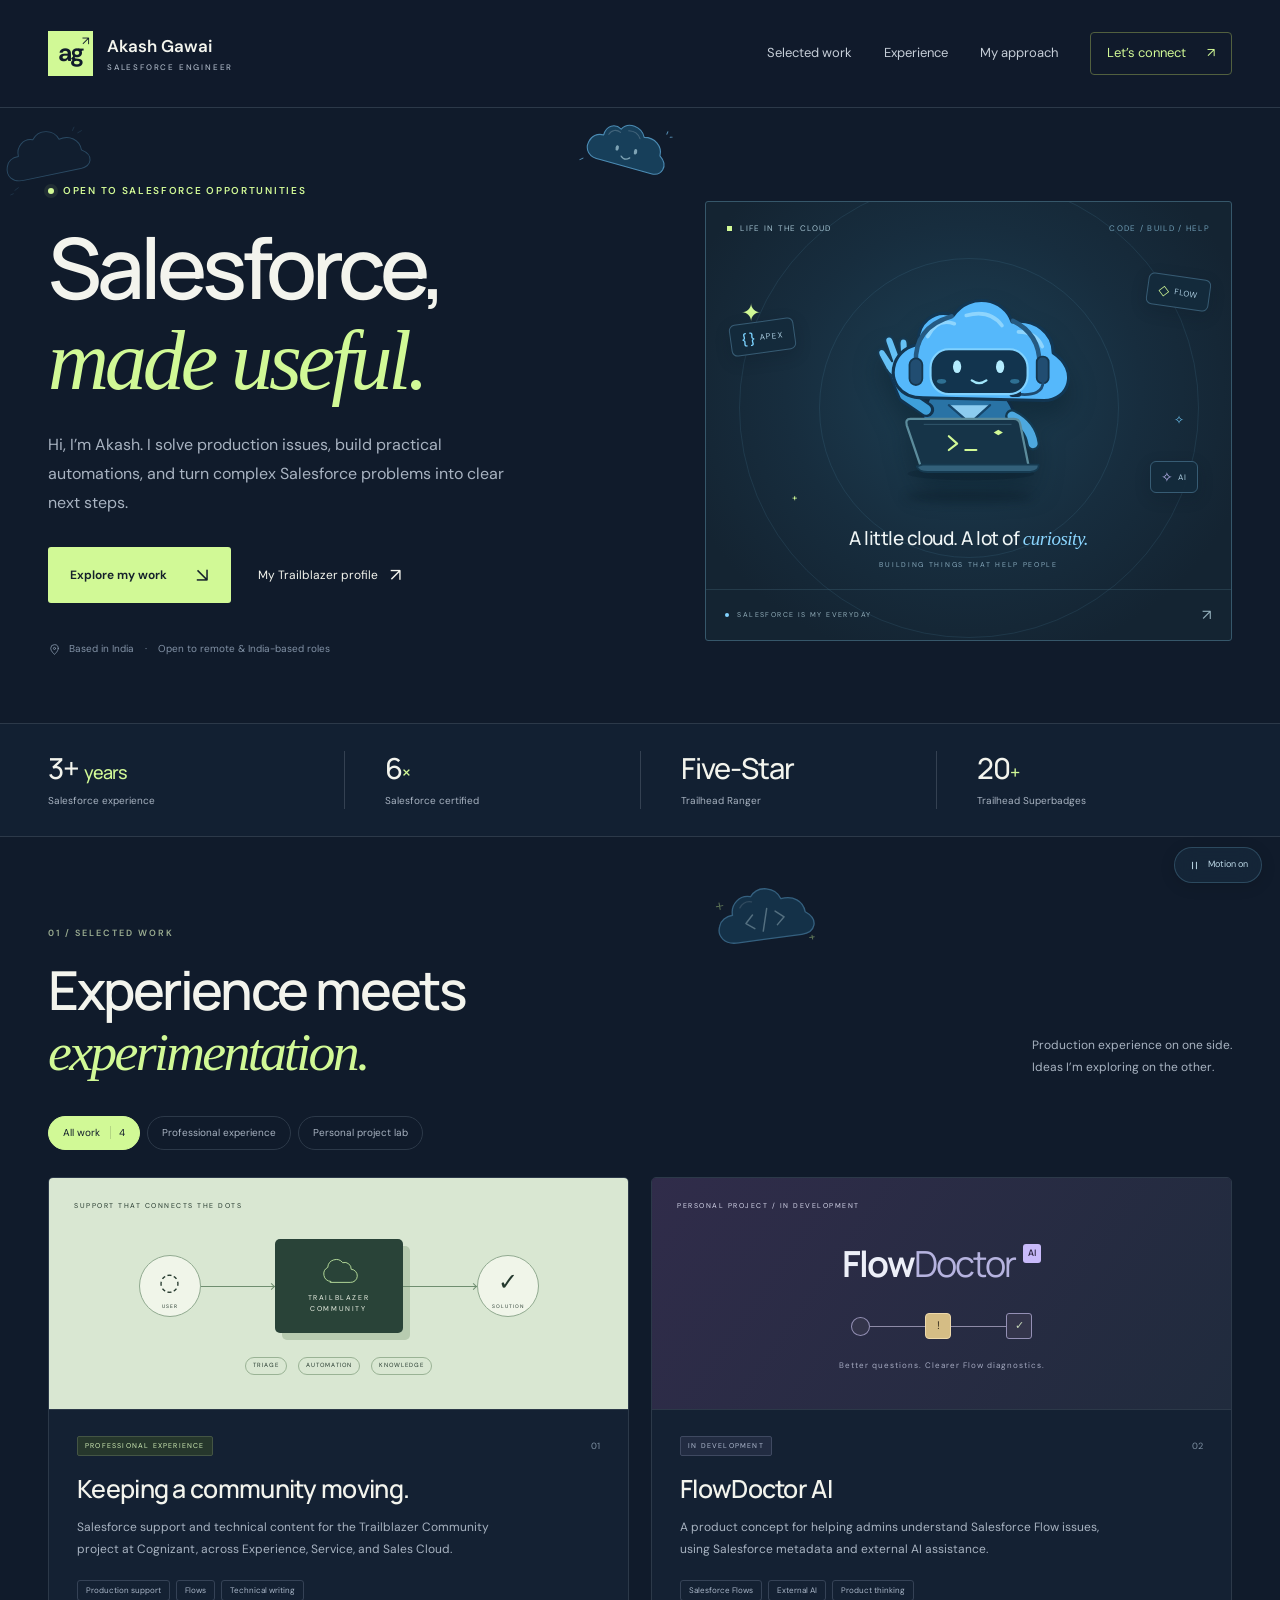
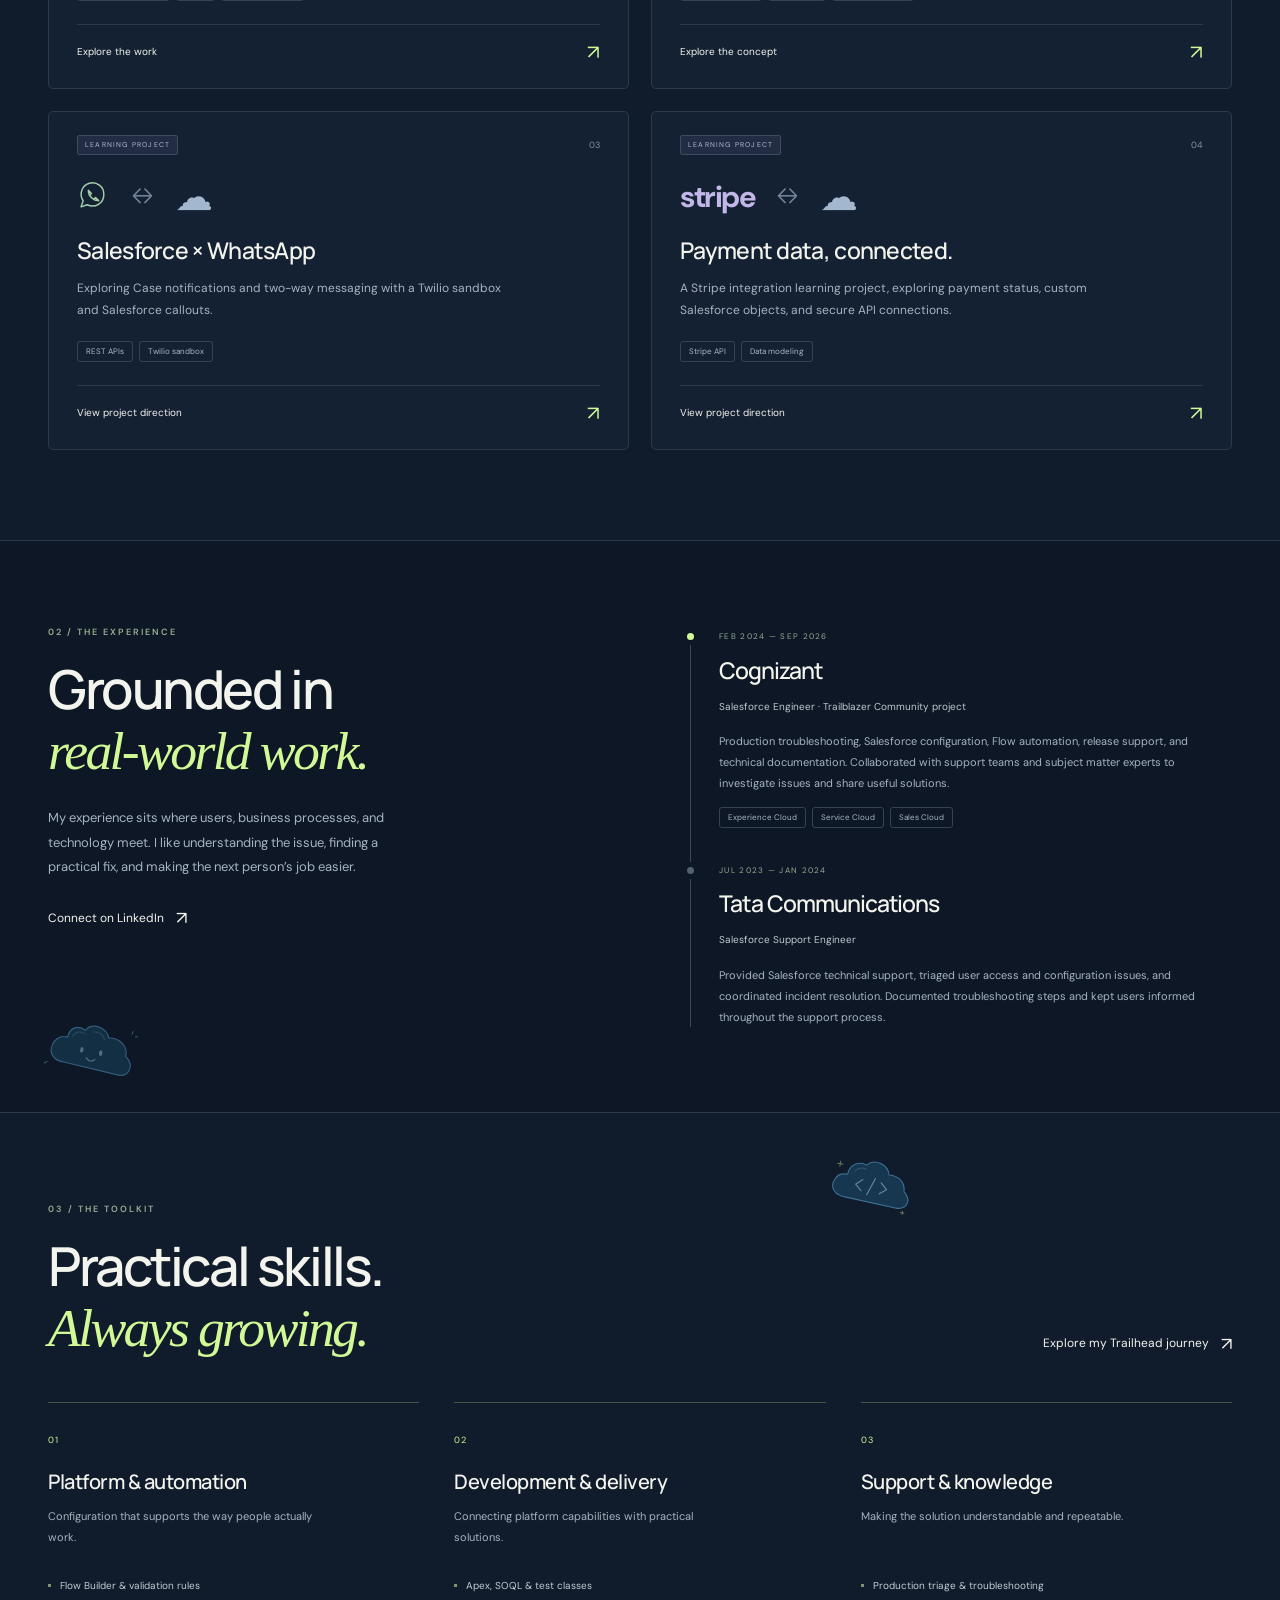
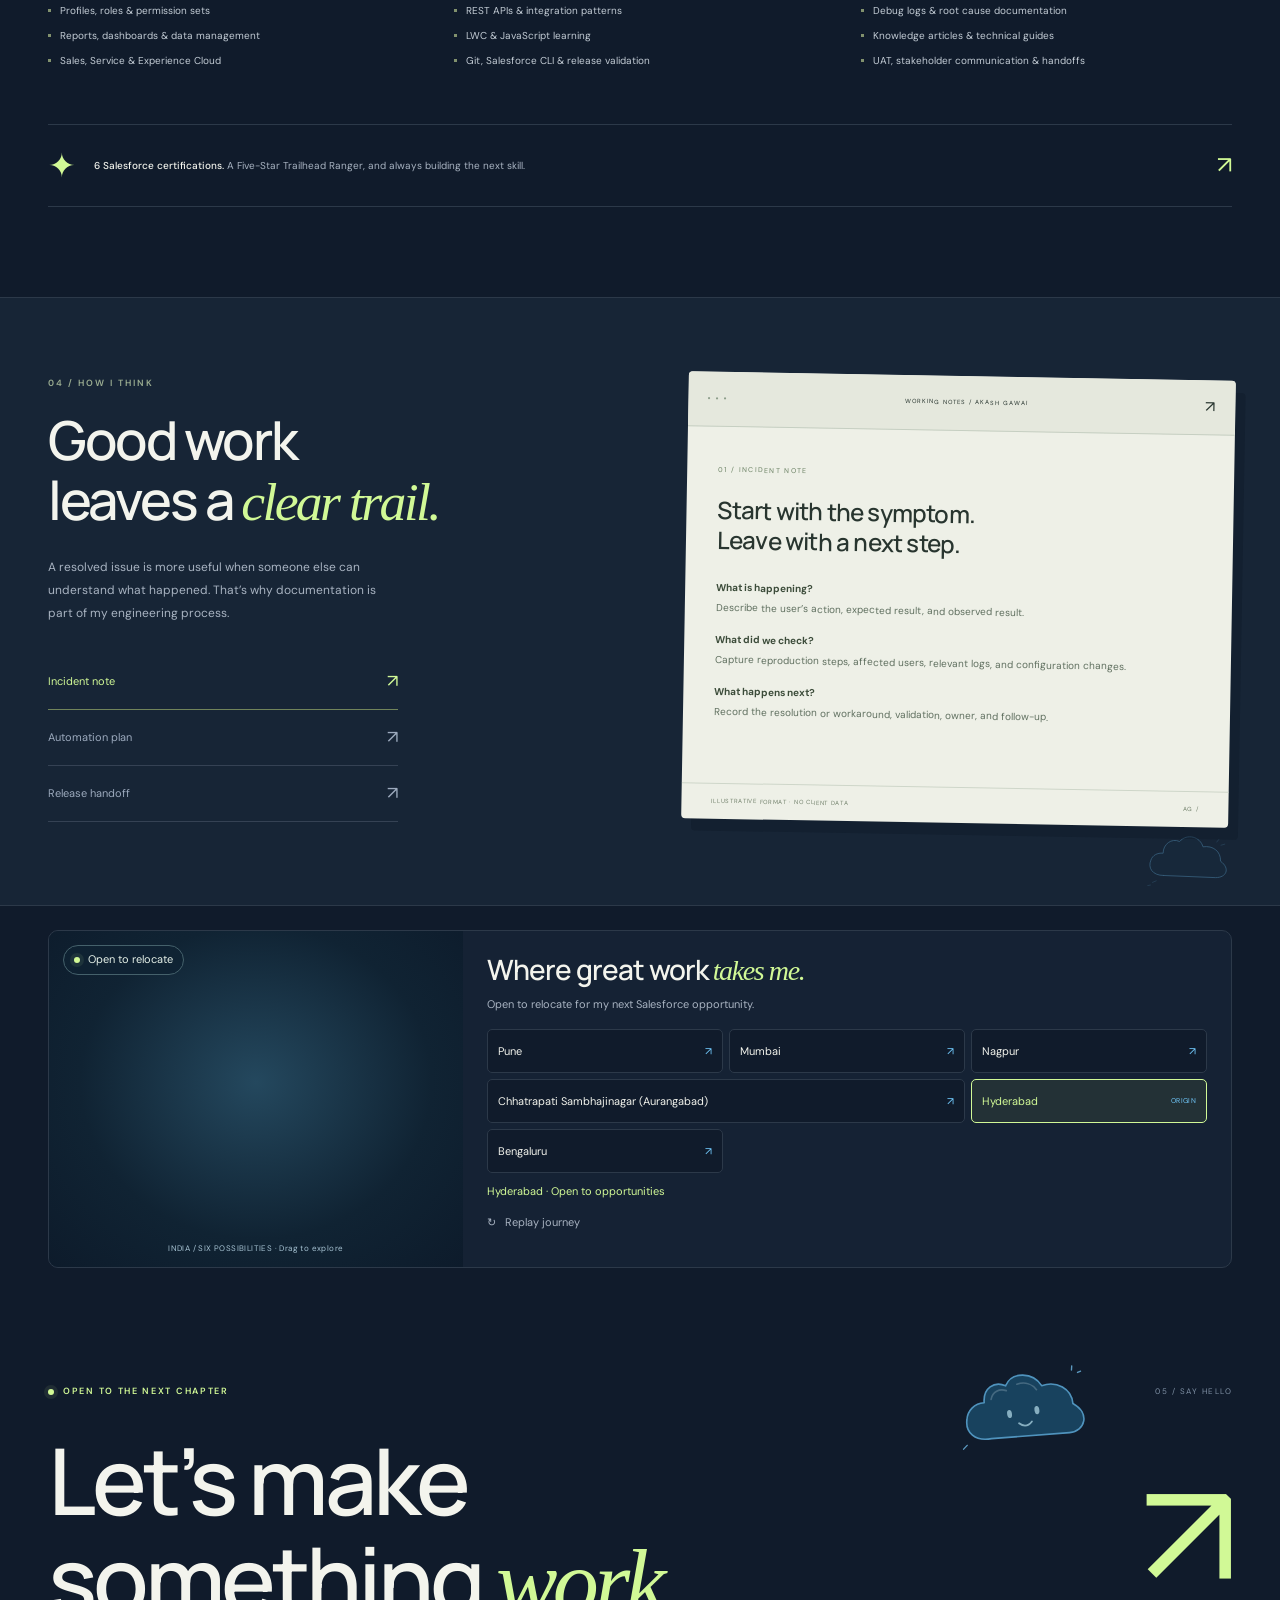
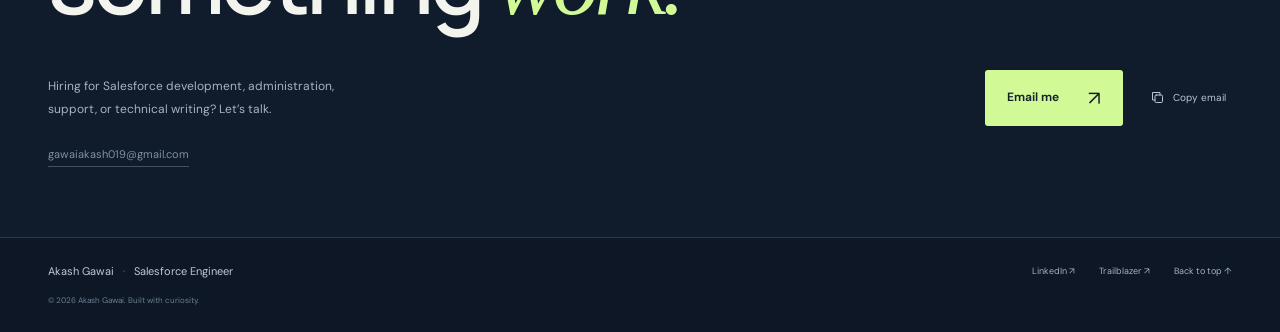
<file: index.html>
<!doctype html>
<html lang="en">
<head>
  <meta charset="utf-8">
  <meta name="viewport" content="width=device-width, initial-scale=1">
  <meta http-equiv="refresh" content="0; url=akash-gawai-portfolio/">
  <title>Akash Gawai - Portfolio</title>
  <script>window.location.replace('akash-gawai-portfolio/' + window.location.search + window.location.hash);</script>
</head>
<body><p>Opening Akash Gawai's portfolio. <a href="akash-gawai-portfolio/">Continue to the portfolio</a>.</p></body>
</html>
</file>
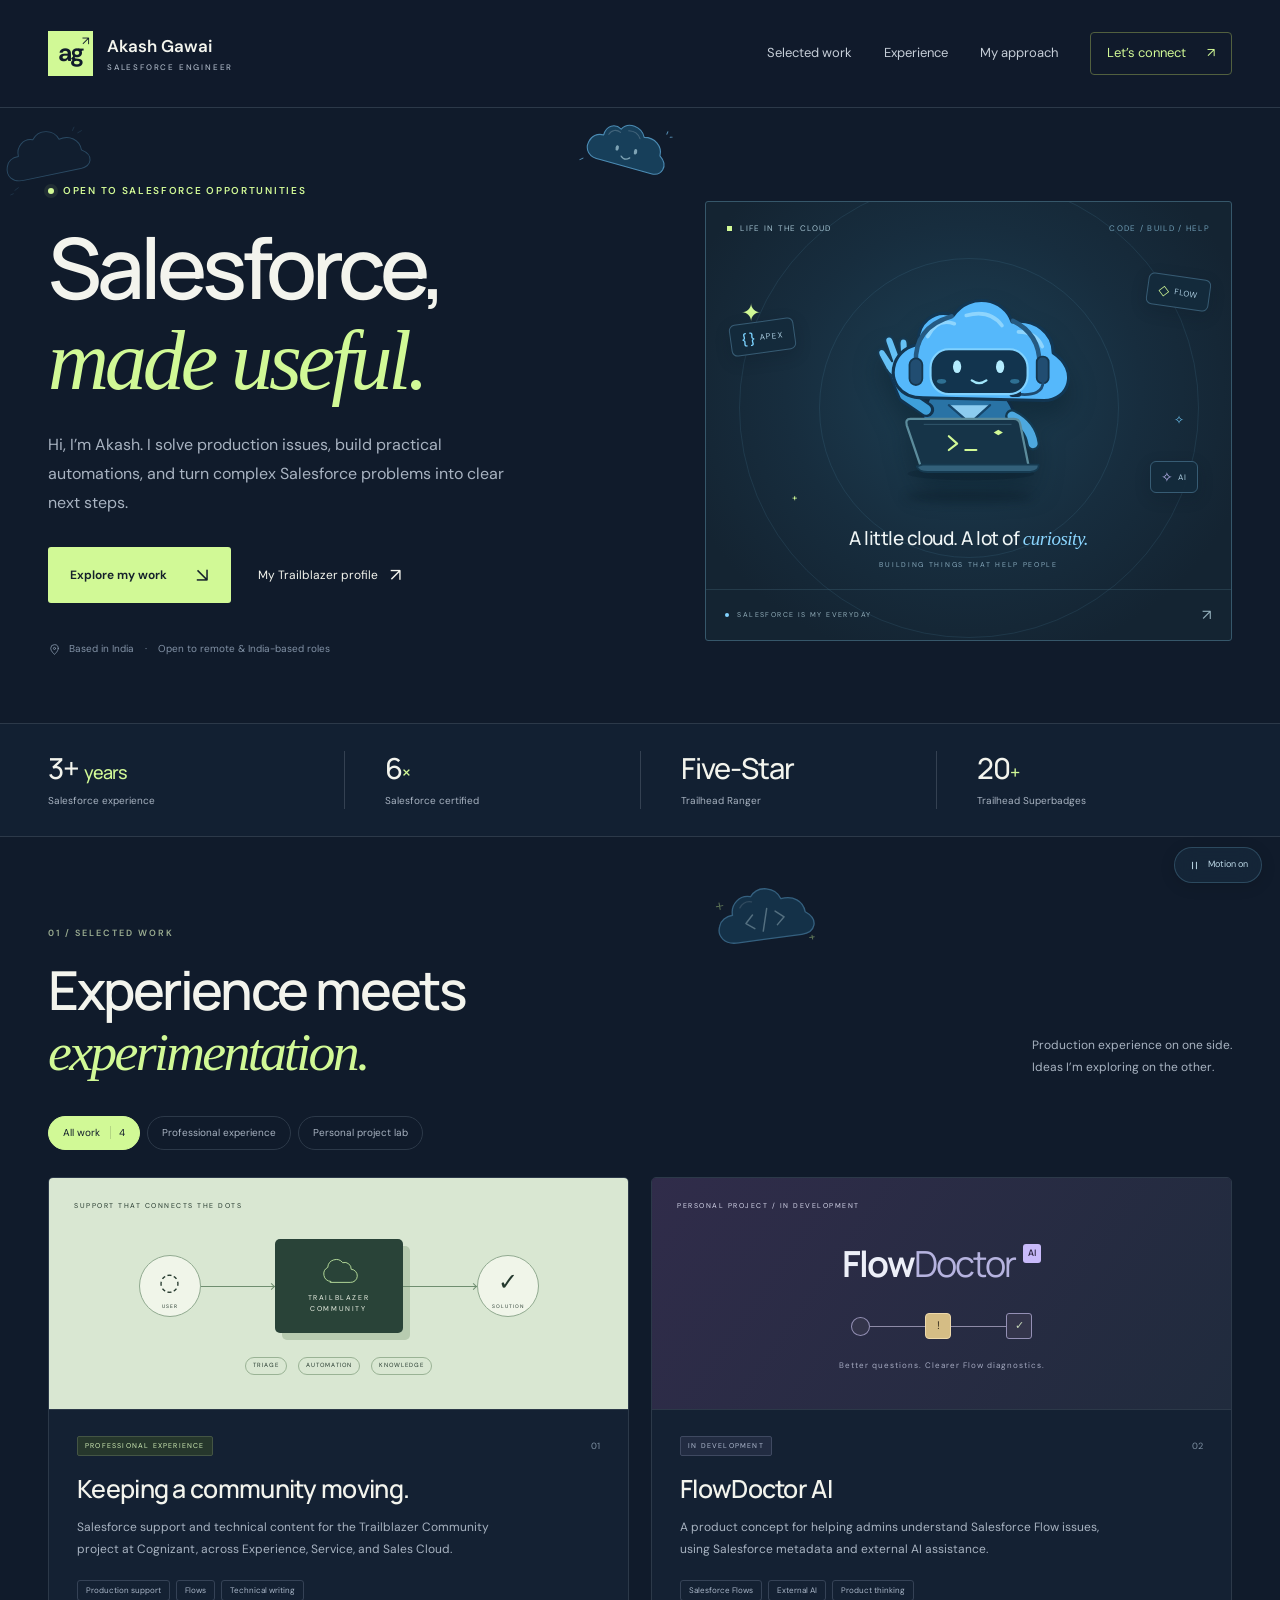
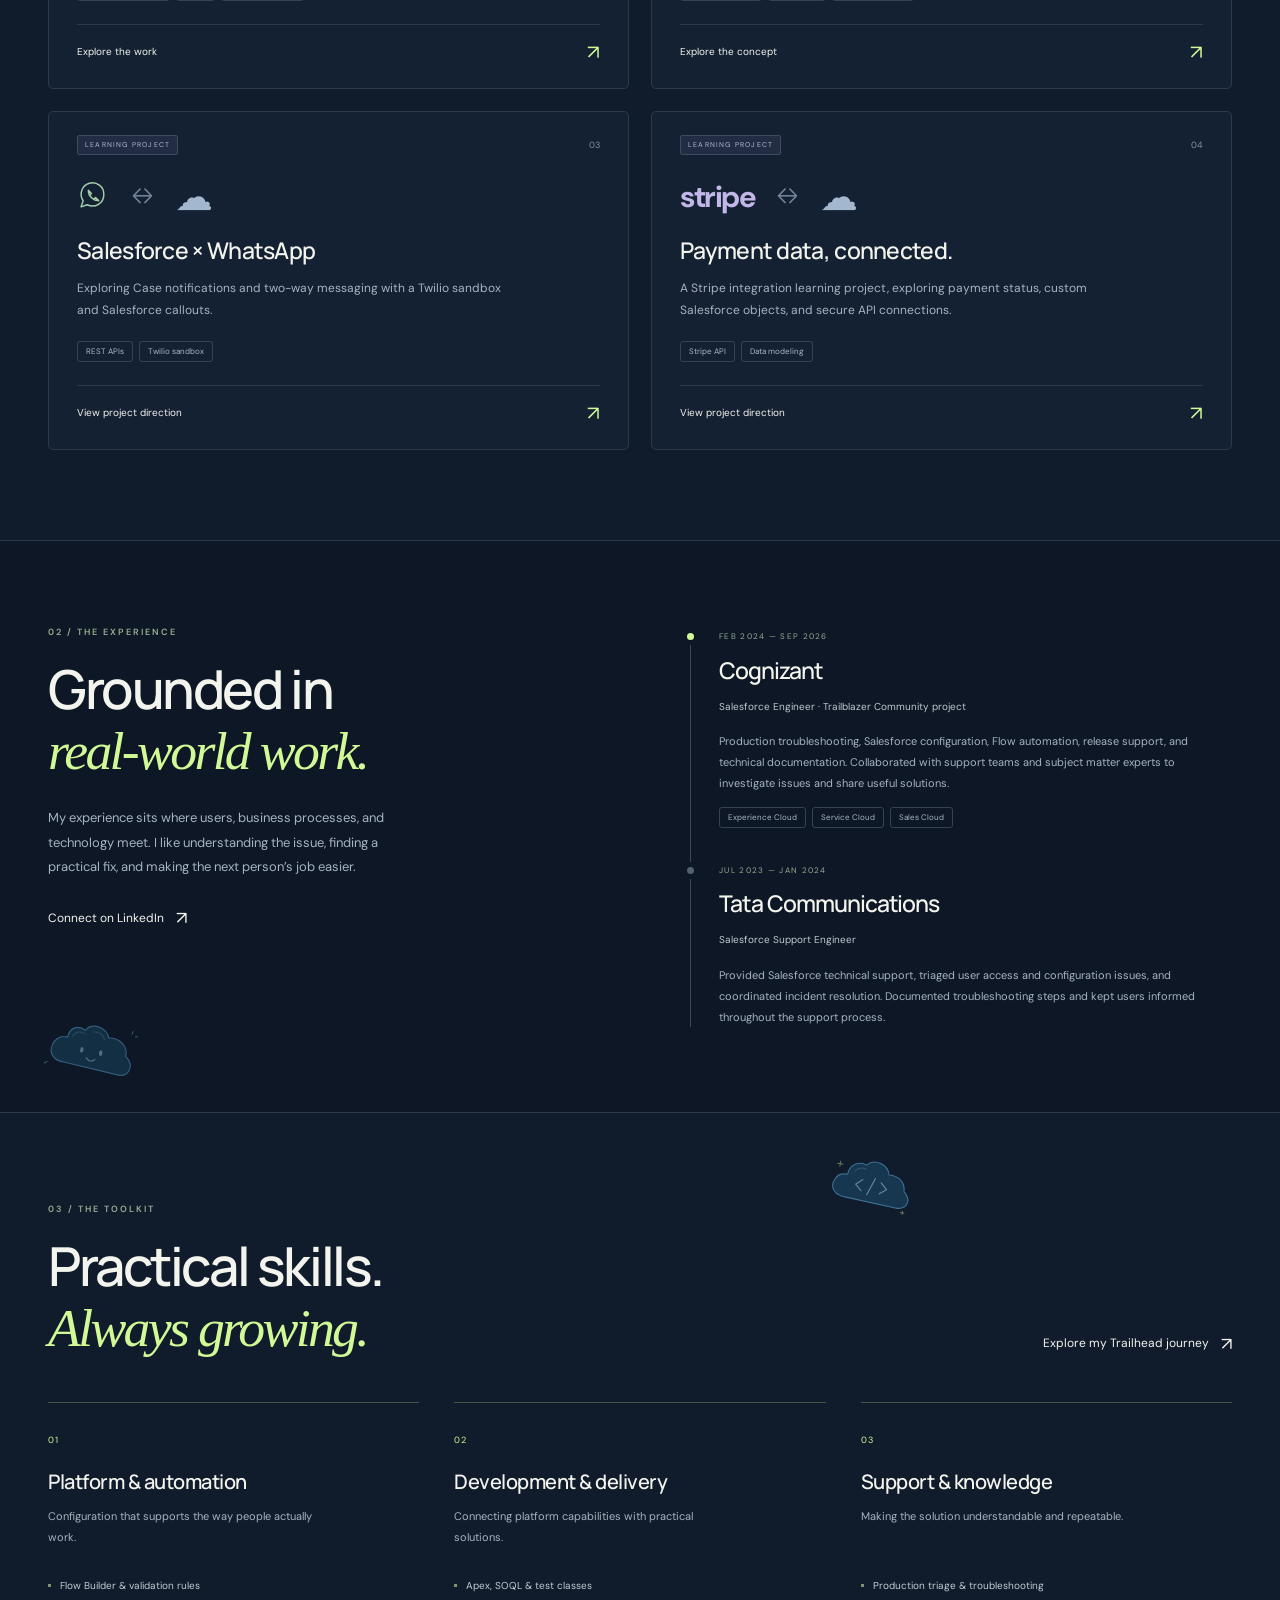
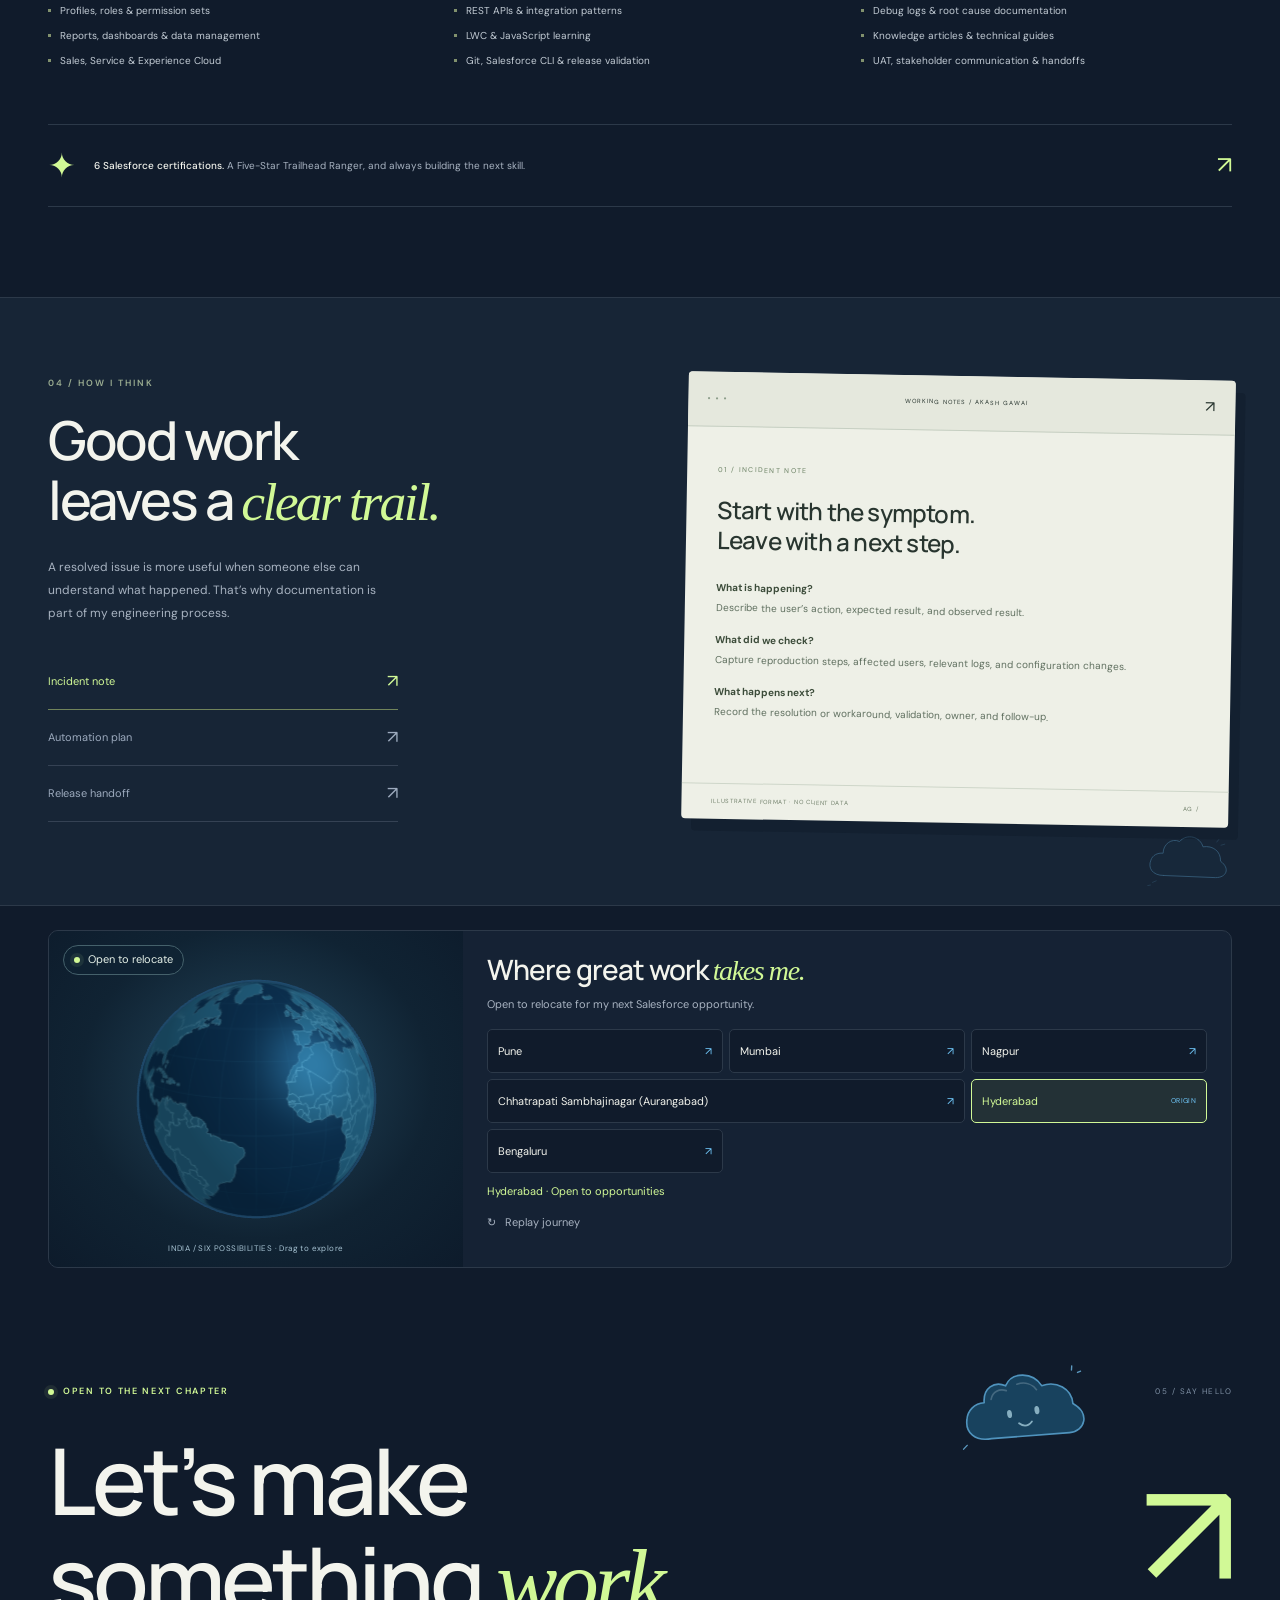
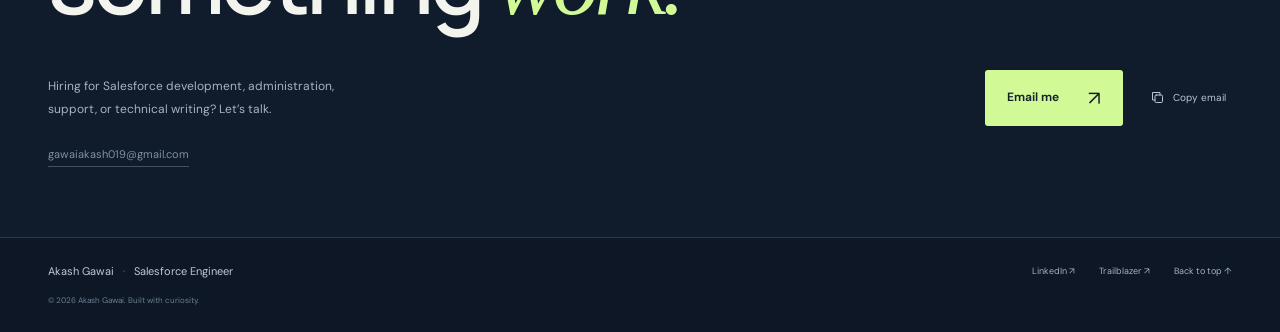
<file: akash-gawai-portfolio/index.html>
<!doctype html>
<html lang="en">
<head>
  <meta charset="UTF-8">
  <meta name="viewport" content="width=device-width, initial-scale=1">
  <meta name="theme-color" content="#101b2b">
  <meta name="description" content="Akash Gawai — Salesforce engineer working across production support, automation, and technical documentation. Explore professional experience and personal AI projects.">
  <meta property="og:title" content="Akash Gawai — Salesforce, made useful.">
  <meta property="og:description" content="Salesforce engineering, thoughtful automation, and clear technical writing. Meet Akash Gawai.">
  <meta property="og:type" content="website">
  <title>Akash Gawai — Salesforce Engineer</title>
  <link rel="icon" type="image/svg+xml" href="favicon.svg">
  <link rel="stylesheet" href="style.css">
  <link rel="stylesheet" href="cloud-motion.css">
  <script src="app.js" defer></script>
  <script src="cloud-motion.js" defer></script>
  <link rel="stylesheet" href="flight-paths.css">
  <script type="module" src="flight-paths.js"></script>
</head>
<body>
  <svg class="doodle-definitions" aria-hidden="true" focusable="false" xmlns="http://www.w3.org/2000/svg"><defs>
    <symbol id="doodle-cloud-smile" viewBox="0 0 160 100">
      <path class="cloud-line" d="M39 79C18 80 8 67 12 52c2-11 12-19 24-18C37 16 52 9 65 17 75 0 101 5 109 23c19-4 36 9 35 27 20 15 10 36-9 35L39 79Z"/>
      <path d="M45 31c3-9 12-12 20-8M79 17c11-2 19 3 23 10" stroke="#d2f0ff" stroke-width="2" opacity=".35" fill="none" stroke-linecap="round"/>
      <g class="cloud-blink"><ellipse class="cloud-eye" cx="65" cy="52" rx="3" ry="5"/><ellipse class="cloud-eye" cx="99" cy="52" rx="3" ry="5"/></g>
      <path class="cloud-smile" d="M75 65q8 8 16 0"/><path d="m148 9 1-5m6 9 4-1M8 83l-5 4" stroke="#7ccfff" stroke-width="1.7" stroke-linecap="round"/>
    </symbol>
    <symbol id="doodle-cloud-code" viewBox="0 0 160 100">
      <path class="cloud-line" d="M37 81C15 81 6 65 13 51c3-8 12-13 22-13 0-17 16-29 32-23C81-1 107 7 112 26c19-2 33 9 33 26 19 15 10 34-11 33L37 81Z"/>
      <path class="cloud-smile" d="m65 43-12 11 12 10m35-21 12 11-12 10M88 37 77 70" stroke-width="2.7"/>
      <path d="M48 29q8-10 19-6" stroke="#c9ecff" stroke-width="2" opacity=".4" fill="none" stroke-linecap="round"/>
      <path d="M13 21h10m-5-5v10M145 92h7m-3-3v6" stroke="#d1f996" stroke-width="1.5" stroke-linecap="round"/>
    </symbol>
    <symbol id="doodle-cloud-outline" viewBox="0 0 160 100">
      <path d="M37 80C15 80 7 65 13 51c3-9 12-14 23-13C36 21 52 9 67 16 81 0 106 7 111 26c19-3 34 9 33 27 19 14 11 31-9 31L37 80Z" fill="#1d4059" fill-opacity=".35" stroke="#70c7f9" stroke-width="1.6" stroke-linejoin="round"/>
      <path d="m23 90-7 3m-4 5-5 1m130-82 4-5m4 11 7-2" fill="none" stroke="#70c7f9" stroke-width="1.5" stroke-linecap="round" opacity=".5"/>
    </symbol>
    <symbol id="doodle-cloud-developer" viewBox="0 0 260 230">
      <ellipse cx="132" cy="212" rx="69" ry="7" fill="#071725" opacity=".2"/>
      <path d="M98 184 90 206q8 7 24 0l9-20m23 0 8 21q13 7 24-1l-11-24" fill="#1b4670" stroke="#10293f" stroke-width="3" stroke-linejoin="round"/>
      <path d="M87 128q-11 22-9 56 46 25 107 0 0-39-17-58" fill="#2973a5" stroke="#102c45" stroke-width="3"/>
      <path d="m108 137 23 20 22-20" fill="#8cccf0" stroke="#16466b" stroke-width="2.5" stroke-linejoin="round"/>
      <path d="m128 153-4 24 8 8 8-9-7-23" fill="#d1f996" stroke="#163447" stroke-width="2"/>
      <g class="cloud-wave"><path d="M84 142 60 127l-12-30" fill="none" stroke="#12334e" stroke-width="16" stroke-linecap="round"/><path d="M83 142 60 126l-12-29" fill="none" stroke="#3e9fdb" stroke-width="11" stroke-linecap="round"/>
      <path d="M39 97 32 84q-3-6 1-8 4-2 7 4l6 9-7-20q-2-6 3-7 4-1 6 5l7 19-1-16q0-6 4-6 5 0 5 6l1 22 5-7q3-4 6-1 4 3 0 8l-10 13q-16 9-26-8Z" fill="#65c0f4" stroke="#163850" stroke-width="2.4" stroke-linejoin="round"/>
      </g>
      <path d="M80 129C53 129 43 109 49 91c4-11 14-19 26-20-3-23 17-40 38-32 18-26 56-19 64 7 25-4 45 12 45 34 29 19 17 52-10 52L80 129Z" fill="#55b8fb" stroke="#123652" stroke-width="3.4" stroke-linejoin="round"/>
      <path d="M85 62q10-21 29-14m13-9q26-7 39 11m18 7q19 0 26 16" fill="none" stroke="#bdedff" stroke-width="4" opacity=".55" stroke-linecap="round"/>
      <path d="M72 91q-2-39 39-51m67 5q29 14 29 47" fill="none" stroke="#255a82" stroke-width="5" stroke-linecap="round"/>
      <rect x="65" y="86" width="14" height="29" rx="7" fill="#214d71" stroke="#15364e" stroke-width="2"/><rect x="204" y="84" width="13" height="29" rx="6" fill="#214d71" stroke="#15364e" stroke-width="2"/>
      <path d="M211 111q0 17-28 14" fill="none" stroke="#1e4b70" stroke-width="3" stroke-linecap="round"/><rect x="174" y="121" width="13" height="7" rx="3.5" fill="#14314b"/>
      <rect x="88" y="76" width="106" height="49" rx="20" fill="#12344e" stroke="#80d2ff" stroke-width="2.3"/>
      <g class="cloud-look"><g class="cloud-blink"><ellipse cx="117" cy="95" rx="4.5" ry="7" fill="#b4ecff"/><ellipse cx="164" cy="95" rx="4.5" ry="7" fill="#b4ecff"/></g><path d="M133 110q8 6 16 0" fill="none" stroke="#a2e7fc" stroke-width="2.5" stroke-linecap="round"/></g>
      <ellipse cx="100" cy="111" rx="5" ry="2.5" fill="#59cafa" opacity=".4"/><ellipse cx="180" cy="111" rx="5" ry="2.5" fill="#59cafa" opacity=".4"/>
      <path d="M177 149q20 10 23 30" fill="none" stroke="#133950" stroke-width="15" stroke-linecap="round"/><path d="M177 149q20 10 23 30" fill="none" stroke="#4da8df" stroke-width="10" stroke-linecap="round"/>
      <path d="M66 152h113q6 0 7 6l9 45H77l-15-44q-2-7 4-7Z" fill="#163448" stroke="#5c8c9c" stroke-width="2.5" stroke-linejoin="round"/>
      <path d="M79 202h127q1 7-9 8H85q-10 0-12-6Z" fill="#32607a" stroke="#163a50" stroke-width="2"/>
      <path class="cloud-console" d="m108 171 9 8-9 7m18 0h12"/>
      <path d="m162 164 5 3-5 3-5-3Z" fill="#d1f996"/>
      <path d="M81 158h95" stroke="#8ac9e0" stroke-width="1" opacity=".25" stroke-linecap="round"/>
    </symbol>
  </defs></svg>

  <a class="skip" href="#main">Skip to content</a>
  <header class="header">
    <div class="wrap nav-wrap">
      <a class="brand" href="#" aria-label="Akash Gawai, home"><span class="monogram">ag<span>↗</span></span><span>Akash Gawai<span class="brand-sub">SALESFORCE ENGINEER</span></span></a>
      <button class="menu-toggle" aria-label="Open navigation" aria-expanded="false" aria-controls="navigation"><span></span><span></span></button>
      <nav id="navigation" aria-label="Main navigation">
        <a href="#work">Selected work</a><a href="#experience">Experience</a><a href="#notes">My approach</a><a class="nav-contact" href="#contact">Let’s connect <span aria-hidden="true">↗</span></a>
      </nav>
    </div>
  </header>
  <main id="main">
    <section class="hero wrap" aria-labelledby="hero-title">
      <div class="cloud-doodle cloud-hero-one" aria-hidden="true"><span class="cloud-parallax"><svg viewBox="0 0 160 100" focusable="false"><use href="#doodle-cloud-outline"/></svg></span></div>
      <div class="cloud-doodle cloud-hero-two" aria-hidden="true"><span class="cloud-parallax"><svg viewBox="0 0 160 100" focusable="false"><use href="#doodle-cloud-smile"/></svg></span></div>
      <div class="hero-copy">
        <div class="eyebrow"><span class="status-dot"></span> OPEN TO SALESFORCE OPPORTUNITIES</div>
        <h1 id="hero-title">Salesforce,<br><em>made useful.</em></h1>
        <p class="hero-intro">Hi, I’m Akash. I solve production issues, build practical automations, and turn complex Salesforce problems into clear next steps.</p>
        <div class="hero-actions"><a class="button primary" href="#work">Explore my work <span aria-hidden="true">↘</span></a><a class="text-link" href="https://www.salesforce.com/trailblazer/agawai4" target="_blank" rel="noopener noreferrer">My Trailblazer profile <span aria-hidden="true">↗</span></a></div>
        <div class="hero-location"><svg viewBox="0 0 24 24" aria-hidden="true"><path d="M19 10c0 5-7 11-7 11S5 15 5 10a7 7 0 1 1 14 0Z"/><circle cx="12" cy="10" r="2"/></svg> Based in India <span>·</span> Open to remote &amp; India-based roles</div>
      </div>
      <div class="hero-visual cloud-hero-scene" aria-label="A friendly blue cloud developer with a laptop, surrounded by Apex, Flow, and AI doodles">
        <div class="visual-top"><span class="tiny-square"></span> LIFE IN THE CLOUD <span class="visual-index">CODE / BUILD / HELP</span></div>
        <div class="orbit orbit-one"></div><div class="orbit orbit-two"></div>
        <span class="cloud-scene-star star-one" aria-hidden="true">✦</span><span class="cloud-scene-star star-two" aria-hidden="true">✧</span><span class="cloud-scene-star star-three" aria-hidden="true">+</span>
        <div class="cloud-buddy-shadow" aria-hidden="true"></div>
        <div class="cloud-buddy" aria-hidden="true"><div class="cloud-buddy-parallax"><svg viewBox="0 0 260 230" focusable="false"><use href="#doodle-cloud-developer"/></svg></div></div>
        <div class="cloud-orbit-tag tag-apex" aria-hidden="true"><b>{ }</b> APEX</div><div class="cloud-orbit-tag tag-flow" aria-hidden="true"><b>◇</b> FLOW</div><div class="cloud-orbit-tag tag-ai" aria-hidden="true"><b>✧</b> AI</div>
        <p class="cloud-scene-copy">A little cloud. A lot of <em>curiosity.</em></p><span class="cloud-scene-caption">BUILDING THINGS THAT HELP PEOPLE</span>
        <div class="visual-bottom"><span class="status-dot"></span> SALESFORCE IS MY EVERYDAY <span aria-hidden="true">↗</span></div>
      </div>
    </section>
    <section class="proof-strip" aria-label="Professional highlights"><div class="wrap proof-grid"><div><strong>3+ <span>years</span></strong><span>Salesforce experience</span></div><div><strong>6<span>×</span></strong><span>Salesforce certified</span></div><div><strong>Five-Star</strong><span>Trailhead Ranger</span></div><div><strong>20<span>+</span></strong><span>Trailhead Superbadges</span></div></div></section>

    <section class="section wrap" id="work" aria-labelledby="work-title">
      <div class="cloud-doodle cloud-work" aria-hidden="true"><span class="cloud-parallax"><svg viewBox="0 0 160 100" focusable="false"><use href="#doodle-cloud-code"/></svg></span></div>
      <div class="section-heading"><div><span class="eyebrow section-kicker">01 / SELECTED WORK</span><h2 id="work-title">Experience meets<br><em>experimentation.</em></h2></div><p>Production experience on one side.<br>Ideas I’m exploring on the other.</p></div>
      <div class="filters" role="group" aria-label="Filter selected work"><button class="filter active" data-filter="all" aria-pressed="true">All work <span>4</span></button><button class="filter" data-filter="production" aria-pressed="false">Professional experience</button><button class="filter" data-filter="lab" aria-pressed="false">Personal project lab</button></div>
      <p class="sr-only" id="filter-status" aria-live="polite"></p>
      <div class="work-grid">
        <article class="work-card featured" data-category="production">
          <div class="community-art" aria-hidden="true"><span class="art-caption">SUPPORT THAT CONNECTS THE DOTS</span><div class="community-flow"><span class="person-node">◌<small>USER</small></span><span class="connection"></span><span class="community-center"><svg viewBox="0 0 40 32"><path d="M11 25a8 8 0 0 1-3-15 9 9 0 0 1 16-5 7 7 0 0 1 9 7 7 7 0 0 1-1 14H11Z"/></svg><small>TRAILBLAZER<br>COMMUNITY</small></span><span class="connection"></span><span class="person-node">✓<small>SOLUTION</small></span></div><div class="art-tags"><span>TRIAGE</span><span>AUTOMATION</span><span>KNOWLEDGE</span></div></div>
          <div class="work-body"><div class="card-meta"><span class="label production">PROFESSIONAL EXPERIENCE</span><span>01</span></div><h3>Keeping a community moving.</h3><p>Salesforce support and technical content for the Trailblazer Community project at Cognizant, across Experience, Service, and Sales Cloud.</p><div class="tags"><span>Production support</span><span>Flows</span><span>Technical writing</span></div><button class="project-link" data-project="community">Explore the work <span aria-hidden="true">↗</span></button></div>
        </article>
        <article class="work-card" data-category="lab">
          <div class="doctor-art" aria-hidden="true"><span class="art-caption">PERSONAL PROJECT / IN DEVELOPMENT</span><div class="doctor-title">Flow<span>Doctor</span><i>AI</i></div><div class="mini-flow"><span></span><b></b><span class="problem">!</span><b></b><span>✓</span></div><span class="doctor-sub">Better questions. Clearer Flow diagnostics.</span></div>
          <div class="work-body"><div class="card-meta"><span class="label lab">IN DEVELOPMENT</span><span>02</span></div><h3>FlowDoctor AI</h3><p>A product concept for helping admins understand Salesforce Flow issues, using Salesforce metadata and external AI assistance.</p><div class="tags"><span>Salesforce Flows</span><span>External AI</span><span>Product thinking</span></div><button class="project-link" data-project="flowdoctor">Explore the concept <span aria-hidden="true">↗</span></button></div>
        </article>
        <article class="work-card compact" data-category="lab"><div class="work-body"><div class="card-meta"><span class="label lab">LEARNING PROJECT</span><span>03</span></div><div class="project-symbol whatsapp" aria-hidden="true"><svg viewBox="0 0 32 32"><path d="M26 14a11 11 0 0 1-16 10l-6 2 2-6a11 11 0 1 1 20-6Z"/><path d="M11 10c0 6 5 10 10 10M11 10l3 3-2 2M21 20l-3-3-2 2"/></svg><span>↔</span><span class="symbol-cloud">☁</span></div><h3>Salesforce × WhatsApp</h3><p>Exploring Case notifications and two-way messaging with a Twilio sandbox and Salesforce callouts.</p><div class="tags"><span>REST APIs</span><span>Twilio sandbox</span></div><button class="project-link" data-project="whatsapp">View project direction <span aria-hidden="true">↗</span></button></div></article>
        <article class="work-card compact" data-category="lab"><div class="work-body"><div class="card-meta"><span class="label lab">LEARNING PROJECT</span><span>04</span></div><div class="project-symbol stripe" aria-hidden="true"><strong>stripe</strong><span>↔</span><span class="symbol-cloud">☁</span></div><h3>Payment data, connected.</h3><p>A Stripe integration learning project, exploring payment status, custom Salesforce objects, and secure API connections.</p><div class="tags"><span>Stripe API</span><span>Data modeling</span></div><button class="project-link" data-project="stripe">View project direction <span aria-hidden="true">↗</span></button></div></article>
      </div>
    </section>

    <section class="experience-section" id="experience" aria-labelledby="experience-title">
      <div class="cloud-doodle cloud-experience" aria-hidden="true"><span class="cloud-parallax"><svg viewBox="0 0 160 100" focusable="false"><use href="#doodle-cloud-smile"/></svg></span></div><div class="wrap experience-layout">
      <div class="experience-intro"><span class="eyebrow section-kicker">02 / THE EXPERIENCE</span><h2 id="experience-title">Grounded in<br><em>real-world work.</em></h2><p>My experience sits where users, business processes, and technology meet. I like understanding the issue, finding a practical fix, and making the next person’s job easier.</p><a class="text-link" href="https://www.linkedin.com/in/akash-gawai-salesforce" target="_blank" rel="noopener noreferrer">Connect on LinkedIn <span aria-hidden="true">↗</span></a></div>
      <div class="timeline"><article><div class="timeline-top"><span class="timeline-dot"></span><span>FEB 2024 — SEP 2026</span></div><h3>Cognizant</h3><span class="role">Salesforce Engineer · Trailblazer Community project</span><p>Production troubleshooting, Salesforce configuration, Flow automation, release support, and technical documentation. Collaborated with support teams and subject matter experts to investigate issues and share useful solutions.</p><div class="tags"><span>Experience Cloud</span><span>Service Cloud</span><span>Sales Cloud</span></div></article><article><div class="timeline-top"><span class="timeline-dot"></span><span>JUL 2023 — JAN 2024</span></div><h3>Tata Communications</h3><span class="role">Salesforce Support Engineer</span><p>Provided Salesforce technical support, triaged user access and configuration issues, and coordinated incident resolution. Documented troubleshooting steps and kept users informed throughout the support process.</p></article></div>
    </div></section>

    <section class="section wrap expertise" aria-labelledby="expertise-title">
      <div class="cloud-doodle cloud-toolkit" aria-hidden="true"><span class="cloud-parallax"><svg viewBox="0 0 160 100" focusable="false"><use href="#doodle-cloud-code"/></svg></span></div><div class="section-heading"><div><span class="eyebrow section-kicker">03 / THE TOOLKIT</span><h2 id="expertise-title">Practical skills.<br><em>Always growing.</em></h2></div><a class="text-link" href="https://www.salesforce.com/trailblazer/agawai4" target="_blank" rel="noopener noreferrer">Explore my Trailhead journey <span aria-hidden="true">↗</span></a></div><div class="expertise-grid">
      <article><span class="skill-number">01</span><h3>Platform &amp; automation</h3><p>Configuration that supports the way people actually work.</p><ul><li>Flow Builder &amp; validation rules</li><li>Profiles, roles &amp; permission sets</li><li>Reports, dashboards &amp; data management</li><li>Sales, Service &amp; Experience Cloud</li></ul></article>
      <article><span class="skill-number">02</span><h3>Development &amp; delivery</h3><p>Connecting platform capabilities with practical solutions.</p><ul><li>Apex, SOQL &amp; test classes</li><li>REST APIs &amp; integration patterns</li><li>LWC &amp; JavaScript learning</li><li>Git, Salesforce CLI &amp; release validation</li></ul></article>
      <article><span class="skill-number">03</span><h3>Support &amp; knowledge</h3><p>Making the solution understandable and repeatable.</p><ul><li>Production triage &amp; troubleshooting</li><li>Debug logs &amp; root cause documentation</li><li>Knowledge articles &amp; technical guides</li><li>UAT, stakeholder communication &amp; handoffs</li></ul></article>
    </div><div class="certification-note"><span class="cert-icon" aria-hidden="true">&#10022;</span><p><strong>6 Salesforce certifications.</strong> A Five-Star Trailhead Ranger, and always building the next skill.</p><a href="https://www.salesforce.com/trailblazer/agawai4" target="_blank" rel="noopener noreferrer" aria-label="View Akash's Salesforce learning profile">&#8599;</a></div></section>

    <section class="notes-section" id="notes" aria-labelledby="notes-title">
      <div class="cloud-doodle cloud-notes" aria-hidden="true"><span class="cloud-parallax"><svg viewBox="0 0 160 100" focusable="false"><use href="#doodle-cloud-outline"/></svg></span></div><div class="wrap notes-layout"><div><span class="eyebrow section-kicker">04 / HOW I THINK</span><h2 id="notes-title">Good work<br>leaves a <em>clear trail.</em></h2><p>A resolved issue is more useful when someone else can understand what happened. That’s why documentation is part of my engineering process.</p><div class="note-tabs" role="tablist" aria-label="Sample working notes"><button id="tab-incident" role="tab" aria-selected="true" aria-controls="panel-incident" tabindex="0" data-note="incident">Incident note <span>↗</span></button><button id="tab-automation" role="tab" aria-selected="false" aria-controls="panel-automation" tabindex="-1" data-note="automation">Automation plan <span>↗</span></button><button id="tab-handoff" role="tab" aria-selected="false" aria-controls="panel-handoff" tabindex="-1" data-note="handoff">Release handoff <span>↗</span></button></div></div><div class="note-paper"><div class="paper-top"><span class="paper-dots">● ● ●</span><span>WORKING NOTES / AKASH GAWAI</span><span>↗</span></div><div id="panel-incident" class="note-panel" role="tabpanel" aria-labelledby="tab-incident" tabindex="0"><span class="paper-label">01 / INCIDENT NOTE</span><h3>Start with the symptom.<br>Leave with a next step.</h3><dl><dt>What is happening?</dt><dd>Describe the user’s action, expected result, and observed result.</dd><dt>What did we check?</dt><dd>Capture reproduction steps, affected users, relevant logs, and configuration changes.</dd><dt>What happens next?</dt><dd>Record the resolution or workaround, validation, owner, and follow-up.</dd></dl></div><div id="panel-automation" class="note-panel" role="tabpanel" aria-labelledby="tab-automation" tabindex="0" hidden><span class="paper-label">02 / AUTOMATION PLAN</span><h3>Understand the process.<br>Then design the Flow.</h3><dl><dt>What should trigger it?</dt><dd>Write down the business event, entry criteria, and intended outcome.</dd><dt>Where could it go wrong?</dt><dd>Consider missing data, permissions, duplicate execution, and fault handling.</dd><dt>How will we validate it?</dt><dd>Agree on normal, exception, and bulk scenarios before moving into UAT.</dd></dl></div><div id="panel-handoff" class="note-panel" role="tabpanel" aria-labelledby="tab-handoff" tabindex="0" hidden><span class="paper-label">03 / RELEASE HANDOFF</span><h3>Make the change clear.<br>Make the next step easy.</h3><dl><dt>What is changing?</dt><dd>Explain the business purpose, affected functionality, and deployment components.</dd><dt>What has been checked?</dt><dd>Summarize test results, UAT feedback, dependencies, and known limitations.</dd><dt>Who takes it forward?</dt><dd>Document the support owner, validation steps, and agreed recovery plan.</dd></dl></div><div class="paper-footer"><span>ILLUSTRATIVE FORMAT · NO CLIENT DATA</span><span>AG /</span></div></div></div></section>

    <section class="section wrap relocation" id="relocation" aria-labelledby="relocation-title">
      <div class="journey-card">
        <div class="journey-visual"><div class="journey-badge"><span class="status-dot"></span> Open to relocate</div><div id="flight-globe" role="img" aria-label="Interactive Earth showing relocation routes from Hyderabad to five Indian cities. Drag to rotate."></div><p class="journey-status" id="journey-status">Explore my next chapter across India.</p><span class="journey-hint">INDIA / SIX POSSIBILITIES &middot; Drag to explore</span></div>
        <div class="journey-controls"><h2 id="relocation-title">Where great work <em>takes me.</em></h2><p>Open to relocate for my next Salesforce opportunity.</p>
          <div class="city-list" role="group" aria-label="Relocation destinations">
            <button data-city="0" aria-pressed="false">Pune<span aria-hidden="true">&#8599;</span></button>
            <button data-city="1" aria-pressed="false">Mumbai<span aria-hidden="true">&#8599;</span></button>
            <button data-city="2" aria-pressed="false">Nagpur<span aria-hidden="true">&#8599;</span></button>
            <button data-city="3" aria-pressed="false">Chhatrapati Sambhajinagar (Aurangabad)<span aria-hidden="true">&#8599;</span></button>
            <button data-city="4" aria-pressed="true">Hyderabad<span class="city-origin">ORIGIN</span></button>
            <button data-city="5" aria-pressed="false">Bengaluru<span aria-hidden="true">&#8599;</span></button>
          </div>
          <p class="route-caption" id="route-caption" aria-live="polite">Hyderabad &middot; Open to opportunities</p>
          <button class="journey-replay" id="journey-replay" disabled>&#8635; &nbsp; Replay journey</button>
        </div>
      </div>
    </section>

    <section class="contact-section wrap" id="contact" aria-labelledby="contact-title">
      <div class="cloud-doodle cloud-contact" aria-hidden="true"><span class="cloud-parallax"><svg viewBox="0 0 160 100" focusable="false"><use href="#doodle-cloud-smile"/></svg></span></div><div class="contact-top"><span class="eyebrow"><span class="status-dot"></span> OPEN TO THE NEXT CHAPTER</span><span class="contact-index">05 / SAY HELLO</span></div><h2 id="contact-title">Let’s make<br>something <em>work.</em><span class="contact-arrow" aria-hidden="true">↗</span></h2><div class="contact-bottom"><p>Hiring for Salesforce development, administration,<br>support, or technical writing? Let’s talk.</p><div class="contact-actions"><a class="button primary" href="mailto:gawaiakash019@gmail.com?subject=Salesforce%20opportunity%20for%20Akash">Email me <span aria-hidden="true">↗</span></a><button class="copy-email" aria-label="Copy Akash's email address"><svg viewBox="0 0 24 24" aria-hidden="true"><rect x="8" y="8" width="12" height="12" rx="2"/><path d="M16 8V4H4v12h4"/></svg><span>Copy email</span></button><span class="sr-only" id="copy-status" role="status"></span></div></div><a class="email-address" href="mailto:gawaiakash019@gmail.com">gawaiakash019@gmail.com</a></section>
  </main>
  <footer class="footer"><div class="wrap footer-content"><a class="footer-brand" href="#">Akash Gawai <span>·</span> Salesforce Engineer</a><div><a href="https://www.linkedin.com/in/akash-gawai-salesforce" target="_blank" rel="noopener noreferrer">LinkedIn ↗</a><a href="https://www.salesforce.com/trailblazer/agawai4" target="_blank" rel="noopener noreferrer">Trailblazer ↗</a><a href="#main">Back to top ↑</a></div><small>© 2026 Akash Gawai. Built with curiosity.</small></div></footer>
  <button class="motion-control" type="button" aria-label="Cloud animations" aria-pressed="true" hidden title="Pause cloud animations"><svg class="motion-pause" viewBox="0 0 20 20" aria-hidden="true"><path d="M7 5v10M13 5v10"/></svg><svg class="motion-play" viewBox="0 0 20 20" aria-hidden="true"><path d="m7 4 9 6-9 6Z"/></svg><span>Motion on</span></button>
  <dialog id="project-dialog" aria-labelledby="dialog-title"><div class="dialog-inner"><button class="dialog-close" aria-label="Close project details">×</button><span id="dialog-label" class="eyebrow"></span><h2 id="dialog-title"></h2><div id="dialog-content"></div><a class="button primary dialog-cta" href="mailto:gawaiakash019@gmail.com?subject=Let%27s%20talk%20about%20your%20Salesforce%20work">Talk to me about it <span aria-hidden="true">↗</span></a></div></dialog>
</body>
</html>
</file>
<file: akash-gawai-portfolio/style.css>
@import url('https://fonts.googleapis.com/css2?family=DM+Sans:wght@400;450;500;550;600;650;700&family=Manrope:wght@400;500;600;650;700;750;800&display=swap');
:root{--bg:#101b2b;--bg-deep:#0d1725;--surface:#152234;--line:#2c3949;--text:#f3f4ed;--muted:#a8b3c1;--lime:#d1f996;--serif:Georgia,'Times New Roman',serif;--sans:'DM Sans',Arial,sans-serif;--display:'Manrope',Arial,sans-serif;color-scheme:dark}
*{box-sizing:border-box}html{scroll-behavior:smooth;scroll-padding-top:110px}body{margin:0;background:var(--bg);color:var(--text);font:16px/1.6 var(--sans);-webkit-font-smoothing:antialiased}button,a{-webkit-tap-highlight-color:transparent}button,input{font:inherit}button{cursor:pointer}a{color:inherit;text-decoration:none}button:focus-visible,a:focus-visible,[tabindex]:focus-visible{outline:2px solid var(--lime);outline-offset:5px}button:disabled{cursor:default}h1,h2,h3,p{margin:0}h1,h2,h3{font-family:var(--display);font-weight:550;line-height:1.12;letter-spacing:-.045em}h2{font-size:clamp(38px,4.2vw,58px)}h2 em,h1 em{font-family:var(--serif);font-weight:400;letter-spacing:-.05em;color:var(--lime)}p{color:var(--muted)}svg{width:24px;height:24px;fill:none;stroke:currentColor;stroke-width:1.6;stroke-linecap:round;stroke-linejoin:round}.wrap{width:min(1200px,calc(100% - 96px));margin-inline:auto}.sr-only{position:absolute;width:1px;height:1px;overflow:hidden;clip:rect(0,0,0,0);white-space:nowrap}.skip{position:fixed;z-index:99;top:10px;left:10px;padding:10px 20px;background:var(--lime);color:var(--bg);transform:translateY(-150%)}.skip:focus{transform:none}.header{height:108px;border-bottom:1px solid var(--line);background:rgba(16,27,43,.96);position:relative;z-index:10}.nav-wrap{display:flex;align-items:center;justify-content:space-between;height:100%}.brand{display:flex;align-items:center;gap:14px;font-size:17px;line-height:1.3;font-weight:600}.monogram{display:flex;align-items:center;justify-content:center;background:var(--lime);color:var(--bg);width:45px;height:45px;position:relative;font-size:25px;font-weight:650;letter-spacing:-2px}.monogram span{position:absolute;top:2px;right:3px;font:12px var(--sans);letter-spacing:0}.brand-sub{display:block;font-size:8px;letter-spacing:1.8px;color:var(--muted);margin-top:5px;font-weight:500}nav{display:flex;gap:32px;align-items:center;font-size:13px}nav a{color:#c6ced8;transition:color .2s}nav a:hover,.text-link:hover{color:var(--lime)}nav .nav-contact{border:1px solid #52603f;border-radius:4px;padding:10px 16px;color:var(--lime)}.nav-contact span{margin-left:18px}.menu-toggle{display:none}.hero{display:grid;grid-template-columns:1.18fr 1fr;gap:36px;padding-top:76px;padding-bottom:66px;align-items:center}.eyebrow{display:flex;align-items:center;gap:9px;font:10px/1.4 var(--sans);letter-spacing:1.7px;font-weight:600}.status-dot{height:6px;width:6px;border-radius:50%;background:var(--lime);display:inline-block;flex-shrink:0;box-shadow:0 0 0 4px rgba(209,249,150,.08)}.hero .eyebrow{color:var(--lime);margin-bottom:24px}h1{font-size:clamp(58px,6.6vw,91px);line-height:1.06;letter-spacing:-5px}.hero-intro{max-width:465px;font-size:16px;line-height:1.8;margin-top:26px}.hero-actions{display:flex;align-items:center;gap:27px;margin-top:30px}.button{display:inline-flex;gap:29px;align-items:center;justify-content:center;min-height:48px;padding:12px 22px;border-radius:3px;font-size:12px;font-weight:650;transition:background .2s,transform .2s}.button:hover{transform:translateY(-2px)}.primary{background:var(--lime);color:#15202b}.primary:hover{background:#e0ffb2}.button span{font-size:20px;font-weight:400}.text-link{font-size:12px;display:inline-flex;gap:12px;align-items:center;transition:color .2s}.text-link span{font-size:18px}.hero-location{display:flex;align-items:center;gap:8px;color:#8292a6;font-size:10px;margin-top:38px}.hero-location svg{width:13px;height:13px}.hero-location>span{margin:0 3px}.hero-visual{height:414px;border:1px solid #344236;background:radial-gradient(ellipse at 50% 45%,#24372d 0, #16252c 45%,#152230 78%);position:relative;overflow:hidden;border-radius:3px;isolation:isolate}.visual-top{display:flex;align-items:center;gap:8px;font-size:8px;letter-spacing:1.3px;color:#bdc9b7;padding:20px;position:relative;z-index:2}.tiny-square{width:5px;height:5px;background:var(--lime)}.visual-index{margin-left:auto;color:#7b8f8a}.orbit{position:absolute;left:50%;top:51%;transform:translate(-50%,-50%);border:1px solid #55724226;border-radius:50%;z-index:-1}.orbit-one{height:285px;width:285px}.orbit-two{height:470px;width:470px}.signal-node{margin:17px auto 0;width:76%;display:flex;align-items:center;gap:12px;background:#1d2b36;border:1px solid #4a5d4c;padding:12px 13px;position:relative;box-shadow:0 12px 24px #08141b30}.node-icon{background:#293c34;color:var(--lime);width:27px;height:27px;border:1px solid #536a42;display:grid;place-items:center;font-family:var(--serif);font-style:italic}.signal-node small{display:block;font-size:6px;letter-spacing:1.4px;color:#91a29b;margin-bottom:4px}.signal-node strong{font-size:12px;font-weight:500;display:block}.signal-line{margin-left:auto;width:5px;height:5px;background:var(--lime);border-radius:50%}.flow-line{height:30px;border-left:1px dashed #8daa69;width:1px;margin:0 auto;position:relative}.flow-line:after{content:'';width:5px;height:5px;border-right:1px solid var(--lime);border-bottom:1px solid var(--lime);position:absolute;bottom:1px;left:-3px;transform:rotate(45deg)}.core-node{width:83%;margin:auto;background:var(--lime);color:#20302c;border:1px solid #e5ffc0;padding:21px 22px;display:flex;align-items:center;gap:17px;box-shadow:0 9px 30px #b0e67a10;position:relative}.core-node>svg{width:38px;height:38px;stroke-width:2;flex-shrink:0}.core-node strong{font-family:var(--display);font-size:20px;line-height:1.15;letter-spacing:-.5px;display:block;font-weight:650}.core-node small{font-size:6px;letter-spacing:1.4px;margin-top:10px;display:block}.core-plus{align-self:flex-start;margin-left:auto;font-size:20px;font-weight:400;line-height:1}.line-two{height:25px}.outcome-nodes{display:flex;justify-content:center;gap:10px;padding:0 20px}.outcome-nodes>span{display:flex;align-items:center;gap:6px;font-size:9px;color:#c8d6c5;background:#20312e;padding:8px 10px;border:1px solid #506142;border-radius:2px}.outcome-nodes i{font-size:10px;color:var(--lime);font-style:normal}.visual-bottom{position:absolute;bottom:0;left:0;right:0;padding:13px 19px;border-top:1px solid #46523e50;font-size:7px;color:#9cac9c;letter-spacing:1.4px;display:flex;gap:8px;align-items:center}.visual-bottom .status-dot{height:4px;width:4px;box-shadow:none}.visual-bottom>span:last-child{margin-left:auto;font-size:15px}.proof-strip{border-top:1px solid var(--line);border-bottom:1px solid var(--line);background:#122032}.proof-grid{display:grid;grid-template-columns:repeat(4,1fr);padding:27px 0}.proof-grid>div{display:flex;flex-direction:column;padding-left:40px;border-left:1px solid #344152}.proof-grid>div:first-child{padding-left:0;border:0}.proof-grid strong{font-family:var(--display);font-weight:500;line-height:1.2;font-size:29px;letter-spacing:-1px}.proof-grid strong span{font-size:18px;color:var(--lime)}.proof-grid>div>span{font-size:10px;color:var(--muted);margin-top:7px}.section{padding-block:90px}.section-heading{display:flex;justify-content:space-between;align-items:flex-end;gap:40px;margin-bottom:34px}.section-kicker{color:#9bad91;margin-bottom:20px;font-size:9px;letter-spacing:2px}.section-heading>p{font-size:12px;line-height:1.8;padding-bottom:4px}.filters{display:flex;gap:7px;margin-bottom:27px;flex-wrap:wrap}.filter{background:transparent;border:1px solid var(--line);color:var(--muted);padding:8px 14px;border-radius:30px;font-size:10px;transition:background .2s,color .2s}.filter.active{background:var(--lime);border-color:var(--lime);color:var(--bg)}.filter span{border-left:1px solid #829e6460;padding-left:8px;margin-left:7px}.filter:hover:not(.active){background:#223248;color:var(--text)}.work-grid{display:grid;grid-template-columns:1fr 1fr;gap:22px}.work-card{border:1px solid var(--line);border-radius:5px;overflow:hidden;display:flex;flex-direction:column;transition:border-color .2s;background:#142133}.work-card:hover{border-color:#68785d}.work-card[hidden]{display:none}.work-body{padding:26px 28px;flex:1;display:flex;flex-direction:column}.card-meta{display:flex;align-items:center;justify-content:space-between;color:#7f91a3;font-size:9px;margin-bottom:19px}.label{font-size:7px;letter-spacing:1.2px;border-radius:2px;padding:4px 7px;border:1px solid #445544;line-height:1.4}.production{background:#26372c;color:#d1edb6}.lab{color:#b1bbd1;background:#222c42;border-color:#3f4961}.work-card h3{font-size:25px;letter-spacing:-.7px;margin-bottom:13px}.work-card p{font-size:12px;line-height:1.85;max-width:440px}.tags{display:flex;gap:6px;flex-wrap:wrap;margin-top:20px}.tags span{font-size:8px;color:#aab7c9;border:1px solid #354256;padding:3px 8px;border-radius:3px}.project-link{display:flex;align-items:center;justify-content:space-between;border:0;border-top:1px solid var(--line);padding:17px 0 0;margin-top:23px;background:none;color:var(--text);font-size:10px;text-align:left;width:100%}.project-link span{color:var(--lime);font-size:20px;line-height:1}.project-link:hover{color:var(--lime)}.community-art,.doctor-art{height:232px;position:relative;padding:22px 25px;background:#d9e7d2;color:#24382d;overflow:hidden;border-bottom:1px solid var(--line)}.art-caption{font-size:7px;letter-spacing:1.5px;display:block}.community-art{background-image:radial-gradient(#74947c30 .7px,transparent .7px);background-size:14px 14px}.community-flow{display:flex;align-items:center;justify-content:center;margin:28px auto 0;max-width:400px}.person-node{display:flex;flex-direction:column;align-items:center;justify-content:center;width:62px;height:62px;flex-shrink:0;background:#f0f5e9;border:1px solid #91aa90;font-size:24px;border-radius:50%;position:relative}.person-node small{font:5px var(--sans);letter-spacing:1px;margin-top:1px}.connection{height:1px;background:#6f8e70;flex:1;position:relative}.connection:after{content:'';width:4px;height:4px;border-top:1px solid #6f8e70;border-right:1px solid #6f8e70;position:absolute;right:1px;top:-2px;transform:rotate(45deg)}.community-center{width:128px;height:94px;background:#294338;color:#eff5e8;display:flex;flex-direction:column;align-items:center;justify-content:center;border-radius:5px;box-shadow:7px 7px 0 #b7cbb0;flex-shrink:0}.community-center svg{width:38px;height:30px;stroke:#b9df9d;stroke-width:1}.community-center small{font-size:7px;letter-spacing:1.6px;line-height:1.7;text-align:center;margin-top:4px}.art-tags{display:flex;justify-content:center;gap:11px;margin-top:24px;font-size:6px;letter-spacing:1px}.art-tags span{padding:3px 7px;border:1px solid #9ab395;border-radius:20px}.doctor-art{background:#24233c;color:#d8d9ed;background-image:linear-gradient(125deg,#302c4a,#202b3d)}.doctor-title{text-align:center;font-family:var(--display);font-size:36px;letter-spacing:-1.8px;margin-top:24px;font-weight:650;color:#edeff8}.doctor-title>span{font-weight:400;color:#b6b3df}.doctor-title i{font-size:9px;background:#c8bafa;color:#2d2743;letter-spacing:0;font-style:normal;margin-left:8px;vertical-align:top;display:inline-block;padding:2px 5px;border-radius:3px;margin-top:9px}.mini-flow{display:flex;justify-content:center;align-items:center;margin-top:20px}.mini-flow>span{display:grid;place-items:center;width:26px;height:26px;background:#34354b;border:1px solid #9490b5;transform:rotate(45deg);font-size:11px;color:#c5d6b8}.mini-flow>span:first-child{border-radius:50%;width:19px;height:19px}.mini-flow>span:last-child{transform:none;border-radius:3px}.mini-flow .problem{background:#d5bd85;color:#3b3221;border-color:#eed9ab;transform:none;border-radius:4px}.mini-flow b{width:55px;height:1px;background:#8e8ba7}.doctor-sub{display:block;text-align:center;margin-top:20px;font-size:8px;letter-spacing:1px;color:#a6abc2}.compact .work-body{padding-top:23px}.compact .card-meta{margin-bottom:0}.compact h3{font-size:23px}.project-symbol{height:83px;display:flex;align-items:center;gap:22px;color:#a8b8c0}.project-symbol>svg{width:33px;height:33px;color:#a5cfac;stroke-width:1.4}.project-symbol>span:nth-child(2){color:#73839a;font-size:21px}.symbol-cloud{font-size:38px;line-height:1;color:#a3b8cf;font-family:Arial}.stripe strong{font-size:30px;color:#c3b7e9;letter-spacing:-1.5px;font-weight:700}.experience-section{padding:85px 0;background:var(--bg-deep);border-block:1px solid var(--line)}.experience-layout{display:grid;grid-template-columns:1fr 1fr;gap:100px}.experience-intro>p{font-size:13px;margin:25px 0 24px;max-width:380px;line-height:1.9}.timeline{padding-top:4px}.timeline article{border-left:1px solid #3d4a53;padding-left:28px;padding-bottom:36px}.timeline article:last-child{padding-bottom:0}.timeline-top{font-size:8px;letter-spacing:1.3px;color:#9aaa94;display:flex;align-items:center;position:relative;margin-bottom:15px}.timeline-dot{height:7px;width:7px;border-radius:50%;background:var(--lime);position:absolute;left:-32px;top:3px;box-shadow:0 0 0 5px var(--bg-deep)}.timeline article:last-child .timeline-dot{background:#516170}.timeline h3{font-size:23px;margin-bottom:8px}.role{font-size:10px;color:#c0c9d1}.timeline p{font-size:11px;line-height:1.9;margin-top:14px}.timeline .tags{margin-top:13px}.expertise-grid{display:grid;grid-template-columns:repeat(3,1fr);gap:35px;margin-top:44px}.expertise-grid article{border-top:1px solid #465341;padding-top:22px}.skill-number{font:9px var(--sans);color:var(--lime);letter-spacing:1px}.expertise-grid h3{font-size:20px;letter-spacing:-.5px;margin-top:20px}.expertise-grid p{font-size:11px;line-height:1.9;margin-top:13px;max-width:270px;min-height:43px}.expertise-grid ul{padding:0;margin:24px 0 0;list-style:none}.expertise-grid li{font-size:10px;color:#c3ccd5;line-height:2.5;padding-left:12px;position:relative}.expertise-grid li:before{content:'';height:3px;width:3px;background:#81916d;position:absolute;left:0;top:11px}.certification-note{border-block:1px solid var(--line);display:flex;gap:18px;align-items:center;margin-top:51px;padding:21px 0}.cert-icon{color:var(--lime);font-size:33px;line-height:1}.certification-note p{font-size:10px;line-height:1.8}.certification-note strong{color:var(--text);font-weight:500}.certification-note>a{margin-left:auto;font-size:24px;color:var(--lime)}.notes-section{background:#172536;padding:78px 0 82px;border-block:1px solid var(--line)}.notes-layout{display:grid;grid-template-columns:1fr 1fr;gap:90px;align-items:center}.notes-layout>div>p{font-size:12px;line-height:1.9;max-width:355px;margin-top:24px}.note-tabs{margin-top:30px;max-width:350px;display:flex;flex-direction:column}.note-tabs button{border:0;border-bottom:1px solid #354254;background:none;padding:13px 0;text-align:left;font-size:11px;color:#9caabd;display:flex;justify-content:space-between;align-items:center}.note-tabs button span{font-size:18px}.note-tabs button[aria-selected=true]{color:var(--lime);border-color:#71845b}.note-paper{background:#eef0e7;color:#28352f;border-radius:4px;transform:rotate(1deg);box-shadow:10px 12px 0 #0d18255c;overflow:hidden;color-scheme:light}.paper-top{background:#e5e8dd;padding:14px 19px;display:flex;justify-content:space-between;border-bottom:1px solid #c6cfc2;font-size:6px;letter-spacing:1px;align-items:center}.paper-dots{font-size:5px;color:#8c9d8a;letter-spacing:2px}.paper-top>span:last-child{font-size:16px}.note-panel{padding:27px 31px 15px;min-height:356px}.paper-label{font-size:7px;letter-spacing:1.3px;color:#6a8063}.note-panel h3{font-size:24px;line-height:1.25;margin:16px 0 24px;letter-spacing:-.8px}.note-panel dl{font-size:10px;line-height:1.7;margin:0}.note-panel dt{font-weight:700;color:#3c4c3a}.note-panel dd{margin:3px 0 15px;color:#5f6f5f}.paper-footer{padding:13px 30px;border-top:1px solid #ced6c9;display:flex;justify-content:space-between;font-size:6px;color:#72816c;letter-spacing:.7px}.contact-section{padding-block:85px 70px}.contact-top{display:flex;justify-content:space-between;align-items:center}.contact-top .eyebrow{font-size:9px;color:var(--lime)}.contact-index{font-size:8px;letter-spacing:1.5px;color:#7f90a4}.contact-section h2{font-size:clamp(55px,7.2vw,100px);line-height:1.08;margin-top:33px;position:relative;letter-spacing:-4px}.contact-arrow{position:absolute;right:0;top:30px;font-size:clamp(80px,12vw,160px);font-family:var(--sans);font-weight:400;line-height:1;color:var(--lime)}.contact-bottom{display:flex;justify-content:space-between;align-items:center;gap:20px;margin-top:36px}.contact-bottom p{font-size:12px;line-height:1.9}.contact-actions{display:flex;align-items:center;gap:21px}.copy-email{border:0;background:none;color:#bac5d0;display:flex;align-items:center;gap:8px;font-size:10px;min-height:44px}.copy-email svg{width:15px;height:15px}.copy-email:hover{color:var(--lime)}.email-address{display:inline-block;margin-top:20px;font-size:11px;color:#7f91a5;border-bottom:1px solid #415161;padding-bottom:2px}.email-address:hover{color:var(--lime)}.footer{border-top:1px solid var(--line);background:var(--bg-deep)}.footer-content{padding-block:25px;display:grid;grid-template-columns:1fr auto;align-items:center;gap:14px}.footer-brand{font-size:11px;color:#c1cad3}.footer-brand span{padding:0 6px;color:#64776b}.footer-content>div{display:flex;gap:24px;font-size:9px;color:#a3b2c2}.footer-content a:hover{color:var(--lime)}.footer-content small{font-size:8px;color:#6e7f93;grid-column:1/-1}dialog{width:min(680px,calc(100% - 40px));max-height:85vh;padding:0;border:1px solid #526449;border-radius:6px;background:#152234;color:var(--text);box-shadow:0 30px 100px #0008}dialog::backdrop{background:#07111ae0;backdrop-filter:blur(6px)}.dialog-inner{padding:44px 43px;position:relative}.dialog-close{position:absolute;right:17px;top:12px;border:0;background:transparent;color:var(--muted);width:34px;height:34px;font-size:30px}.dialog-close:hover{color:var(--lime)}dialog .eyebrow{color:var(--lime);font-size:8px;padding-right:30px}dialog h2{font-size:37px;margin:19px 0 25px;letter-spacing:-1.5px}#dialog-content p{font-size:13px;line-height:1.85;margin-bottom:18px}#dialog-content h3{font-size:16px;letter-spacing:-.2px;margin:25px 0 12px}#dialog-content ul{font-size:12px;color:var(--muted);padding-left:18px;line-height:1.85}#dialog-content li{padding-left:5px;margin-bottom:9px}.dialog-notice{border-left:2px solid #77896c;padding:12px 15px;background:#20312f;color:#cbd7c4!important;font-size:11px!important}.dialog-cta{margin-top:15px}[hidden]{display:none!important}
@media(min-width:1500px){.hero{padding-block:90px}.hero-visual{height:440px}.signal-node{margin-top:24px}.flow-line{height:34px}.line-two{height:30px}}
@media(max-width:1050px){.wrap{width:calc(100% - 64px)}.hero{gap:30px;padding-top:60px}h1{font-size:70px;letter-spacing:-3.5px}.hero-actions{gap:18px;align-items:flex-start;flex-direction:column}.hero-intro{font-size:14px}.hero-location{font-size:8px;margin-top:27px}.hero-visual{height:414px}.core-node{padding:21px 16px;gap:12px}.core-node strong{font-size:18px}.outcome-nodes{gap:7px;padding:0 10px}.outcome-nodes>span{font-size:8px;padding:7px}.experience-layout,.notes-layout{gap:55px}.hero .text-link{font-size:11px}.expertise-grid{gap:25px}.expertise-grid h3{font-size:18px}}
@media(max-width:760px){.wrap{width:calc(100% - 40px)}.header{height:80px}.brand{font-size:15px;gap:11px}.monogram{height:38px;width:38px;font-size:23px}.brand-sub{font-size:7px}.menu-toggle{display:flex;flex-direction:column;justify-content:center;gap:6px;width:42px;height:42px;background:none;border:1px solid var(--line);border-radius:3px;color:var(--text)}.menu-toggle span{display:block;width:18px;border-top:1px solid;margin-inline:auto}nav{display:none;position:absolute;top:79px;left:0;right:0;padding:22px 20px;background:#142234;border-bottom:1px solid var(--line);gap:0;box-shadow:0 15px 20px #0003}nav.open{display:flex;flex-direction:column;align-items:stretch}nav>a{padding:12px}nav .nav-contact{margin-top:10px;padding:12px}.hero{grid-template-columns:1fr;padding-top:47px;padding-bottom:36px;gap:39px}.hero .eyebrow{font-size:8px;margin-bottom:21px}h1{font-size:clamp(57px,11.5vw,83px);letter-spacing:-3px}.hero-intro{font-size:14px;max-width:470px;margin-top:23px}.hero-actions{flex-direction:row;align-items:center;flex-wrap:wrap;gap:22px;margin-top:25px}.hero-actions .text-link{font-size:10px}.button{font-size:11px;min-height:46px;padding:10px 18px;gap:23px}.hero-location{font-size:8px;gap:6px;margin-top:25px}.hero-visual{max-width:500px;width:100%;height:390px;justify-self:center}.signal-node{margin-top:8px;max-width:340px}.core-node{max-width:370px;padding:20px 23px}.core-node strong{font-size:21px}.core-node small{font-size:7px}.outcome-nodes>span{font-size:9px;padding:8px 12px}.visual-bottom{padding-block:12px}.proof-grid{grid-template-columns:1fr 1fr;padding-block:22px;gap:24px 0}.proof-grid>div{padding-left:24px}.proof-grid>div:nth-child(3){padding-left:0;border:0}.proof-grid strong{font-size:25px}.proof-grid>div>span{font-size:9px}.section{padding-block:57px}.section-heading{align-items:flex-start;flex-direction:column;gap:18px;margin-bottom:27px}h2{font-size:40px}.section-kicker{font-size:8px;margin-bottom:17px}.section-heading>p{font-size:11px}.filters{gap:6px;margin-bottom:23px}.filter{font-size:9px;padding:7px 10px}.work-grid{gap:18px;grid-template-columns:1fr}.work-body{padding:24px}.work-card h3{font-size:24px}.work-card p{font-size:12px}.community-art,.doctor-art{height:220px}.community-flow{margin-top:23px}.doctor-title{margin-top:23px}.compact .work-body{padding:22px 24px}.experience-section{padding-block:56px}.experience-layout,.notes-layout{grid-template-columns:1fr;gap:38px}.experience-intro>p{font-size:12px;max-width:470px;margin-block:22px}.timeline{padding-left:4px}.timeline article{padding-left:24px}.timeline-dot{left:-28px}.timeline p{font-size:12px}.role{font-size:11px}.expertise-grid{grid-template-columns:1fr;gap:28px;margin-top:34px}.expertise-grid article{display:grid;grid-template-columns:25px 1fr;gap:0 10px;padding-top:19px}.expertise-grid h3{margin-top:0;font-size:22px;grid-column:2}.skill-number{padding-top:7px;grid-row:1/4}.expertise-grid p{grid-column:2;min-height:0;font-size:12px;max-width:none}.expertise-grid ul{grid-column:2;margin-top:15px}.expertise-grid li{font-size:11px;line-height:2.3}.certification-note{margin-top:32px;gap:13px}.certification-note p{font-size:10px}.certification-note strong{display:block}.cert-icon{font-size:28px}.notes-section{padding-block:55px}.notes-layout>div>p{font-size:12px;max-width:450px}.note-tabs{max-width:none;margin-top:23px}.note-tabs button{font-size:12px}.note-paper{transform:rotate(.5deg);max-width:500px;width:100%;justify-self:center;box-shadow:7px 8px 0 #0d18255c}.note-panel{padding:24px 25px 14px;min-height:355px}.note-panel h3{font-size:25px}.note-panel dl{font-size:11px}.contact-section{padding-block:54px 45px}.contact-top .eyebrow{font-size:7px;letter-spacing:1.2px}.contact-index{font-size:6px;letter-spacing:1px}.contact-section h2{font-size:clamp(49px,10vw,76px);letter-spacing:-2.8px;margin-top:28px}.contact-arrow{font-size:46px;top:2px}.contact-bottom{align-items:flex-start;flex-direction:column;gap:22px;margin-top:25px}.contact-bottom p{font-size:12px}.contact-actions{gap:20px}.email-address{margin-top:20px}.footer-content{grid-template-columns:1fr;gap:18px;padding-block:24px}.footer-content>div{gap:23px;flex-wrap:wrap}.footer-brand{font-size:10px}.dialog-inner{padding:37px 24px 28px}dialog h2{font-size:31px}.dialog-close{right:10px;top:7px}}
@media(prefers-reduced-motion:reduce){html{scroll-behavior:auto}*,*:before,*:after{animation:none!important;transition:none!important}}
</file>
<file: akash-gawai-portfolio/cloud-motion.css>
/* A small, original family of cloud doodles. All movement stays decorative. */
:root{--cloud-blue:#55b8fb;--cloud-outline:#a0ddff;--cloud-look-x:0px;--cloud-look-y:0px;--cloud-parallax-x:0px;--cloud-parallax-y:0px}
.doodle-definitions{position:absolute;width:0;height:0;overflow:hidden;pointer-events:none}
.hero,.section,.experience-section,.notes-section,.contact-section{position:relative;isolation:isolate}
.cloud-doodle{position:absolute;width:100px;height:70px;pointer-events:none;user-select:none;z-index:-1;opacity:.55}
.cloud-doodle>svg{display:block;width:100%;height:100%;overflow:visible;stroke:none;fill:none;animation:cloud-bob var(--float-time,9s) ease-in-out infinite;animation-delay:var(--float-delay,0s);will-change:transform}
.cloud-doodle .cloud-parallax{display:block;transform:translate(calc(var(--cloud-parallax-x) * var(--depth,.5)),calc(var(--cloud-parallax-y) * var(--depth,.5)))}
.cloud-doodle .cloud-parallax>svg{width:100%;height:100%;overflow:visible;stroke:none;fill:none;animation:cloud-bob var(--float-time,9s) ease-in-out infinite;animation-delay:var(--float-delay,0s)}
.cloud-hero-one{width:93px;height:63px;left:-49px;top:20px;opacity:.27;--float-time:12s;--float-delay:-3s;--depth:.3;transform:rotate(-14deg)}
.cloud-hero-two{width:88px;height:60px;left:45%;top:13px;opacity:.65;--float-time:10s;--float-delay:-5s;--depth:.7;transform:rotate(12deg)}
.cloud-work{width:105px;height:72px;left:56%;top:48px;opacity:.4;--float-delay:-4s;--float-time:11s;--depth:.4;transform:rotate(-10deg)}
.cloud-experience{width:90px;height:60px;left:calc(50% - 595px);bottom:30px;opacity:.4;--float-time:10s;--float-delay:-2s;transform:rotate(10deg)}
.cloud-toolkit{width:85px;height:60px;right:27%;top:45px;opacity:.5;--float-delay:-6s;transform:rotate(10deg)}
.cloud-notes{width:85px;height:60px;right:4%;bottom:12px;opacity:.35;--float-delay:-2s;--float-time:12s}
.cloud-contact{width:130px;height:90px;right:145px;top:70px;opacity:.7;--float-delay:-6s;--float-time:10s;--depth:.7;transform:rotate(-8deg)}
.cloud-line{fill:var(--doodle-fill,#1c5374);stroke:var(--doodle-stroke,#6bc7fc);stroke-width:2;stroke-linecap:round;stroke-linejoin:round}
.cloud-eye{fill:#b9edff;stroke:none}.cloud-smile{fill:none;stroke:#b9edff;stroke-width:2.2;stroke-linecap:round}
.cloud-look{transform:translate(var(--cloud-look-x),var(--cloud-look-y));transition:transform .18s ease-out}
.cloud-blink{transform-box:fill-box;transform-origin:center;animation:cloud-blink 7s ease-in-out infinite}
.cloud-wave{transform-box:fill-box;transform-origin:75% 90%;animation:cloud-wave 7s ease-in-out infinite}
.cloud-console{fill:none;stroke:#d1f996;stroke-width:2.4;stroke-linecap:round;stroke-linejoin:round}
.cloud-hero-scene{height:440px;background:radial-gradient(ellipse at 49% 43%,#1d4055 0,#172d3e 47%,#142432 79%);border-color:#36576a;overflow:hidden}
.cloud-hero-scene .visual-top{color:#a4c2d0;padding:20px 21px}.cloud-hero-scene .visual-index{color:#6f9db4}
.cloud-hero-scene .orbit{border-color:#72bde51c;top:47%;z-index:-1}.cloud-hero-scene .orbit-one{width:300px;height:300px}.cloud-hero-scene .orbit-two{width:460px;height:460px}
.cloud-scene-star{position:absolute;color:#d1f996;font-size:16px;font-weight:400;line-height:1;animation:cloud-twinkle 5s ease-in-out infinite;pointer-events:none}
.cloud-scene-star.star-one{top:99px;left:35px;font-size:24px;animation-delay:-2s}.cloud-scene-star.star-two{top:212px;right:47px;color:#70c9f7;font-size:12px;animation-delay:-4s}.cloud-scene-star.star-three{top:291px;left:86px;font-size:10px}
.cloud-buddy{position:absolute;width:238px;height:226px;left:50%;top:70px;transform:translateX(-50%);pointer-events:none;filter:drop-shadow(0 16px 13px #06182366)}
.cloud-buddy-parallax{height:100%;transform:translate(var(--cloud-parallax-x),var(--cloud-parallax-y));transition:transform .18s ease-out}
.cloud-buddy svg{width:100%;height:100%;stroke:none;fill:none;overflow:visible;animation:cloud-bob 7s ease-in-out infinite;animation-delay:-1s}
.cloud-buddy-shadow{position:absolute;left:50%;top:288px;width:128px;height:13px;transform:translateX(-50%);border-radius:50%;background:#030d1540;filter:blur(4px);animation:cloud-shadow 7s ease-in-out infinite;animation-delay:-1s}
.cloud-orbit-tag{position:absolute;display:flex;align-items:center;gap:6px;background:#142a3bee;border:1px solid #375c74;border-radius:6px;padding:8px 10px;box-shadow:0 5px 16px #08131e30;color:#adcee1;font-size:8px;letter-spacing:1px;line-height:1;pointer-events:none;animation:cloud-bob 9s ease-in-out infinite}
.cloud-orbit-tag b{font-size:14px;font-weight:500;color:#7cd3ff;letter-spacing:-1px}.cloud-orbit-tag.tag-apex{top:119px;left:24px;transform:rotate(-8deg);animation-delay:-2s}.cloud-orbit-tag.tag-flow{top:74px;right:21px;transform:rotate(8deg);animation-delay:-5s}.cloud-orbit-tag.tag-flow b{color:var(--lime)}.cloud-orbit-tag.tag-ai{top:259px;right:33px;animation-delay:-7s}.cloud-orbit-tag.tag-ai b{color:#bfb8f4}
.cloud-scene-copy{position:absolute;top:324px;left:15px;right:15px;text-align:center;font-family:var(--display);font-size:19px;line-height:1.3;letter-spacing:-.5px;font-weight:500;color:#eff5f5}.cloud-scene-copy em{font-family:var(--serif);font-weight:400;color:#8bd6ff}.cloud-scene-caption{position:absolute;top:357px;left:0;right:0;text-align:center;color:#87a9bc;font-size:7px;letter-spacing:1.7px}
.cloud-hero-scene .visual-bottom{color:#93afbb;border-color:#466d8050}.cloud-hero-scene .visual-bottom .status-dot{background:#83d4ff}
.cloud-progress-dot{position:absolute;width:4px;height:4px;border-radius:50%;background:var(--lime);left:50%;top:27px;box-shadow:0 0 8px #d1f99688;animation:cloud-status 4s ease-in-out infinite}
.motion-control{position:fixed;right:18px;bottom:17px;z-index:25;display:flex;align-items:center;gap:7px;border:1px solid #47708880;border-radius:30px;background:#152638ed;color:#bfdae9;box-shadow:0 3px 15px #0002;padding:9px 13px;font-size:9px;line-height:1.3;backdrop-filter:blur(12px);min-height:36px;transition:background .2s,border-color .2s}.motion-control:hover{background:#203c50;border-color:#74bbdf}.motion-control svg{width:13px;height:13px;stroke-width:1.5}.motion-control .motion-play{display:none}.motion-control[aria-pressed=false] .motion-play{display:block}.motion-control[aria-pressed=false] .motion-pause{display:none}
.cloud-offscreen svg,.cloud-offscreen .cloud-buddy-shadow,.cloud-offscreen .cloud-orbit-tag,.cloud-offscreen .cloud-scene-star,.cloud-offscreen .cloud-progress-dot{animation-play-state:paused!important}
html[data-cloud-motion=off] .cloud-doodle svg,html[data-cloud-motion=off] .cloud-buddy svg,html[data-cloud-motion=off] .cloud-blink,html[data-cloud-motion=off] .cloud-wave,html[data-cloud-motion=off] .cloud-buddy-shadow,html[data-cloud-motion=off] .cloud-orbit-tag,html[data-cloud-motion=off] .cloud-scene-star,html[data-cloud-motion=off] .cloud-progress-dot{animation-play-state:paused!important}
html[data-cloud-motion=off] .cloud-look,html[data-cloud-motion=off] .cloud-buddy-parallax,html[data-cloud-motion=off] .cloud-parallax{transform:none!important;transition:none}
@keyframes cloud-bob{0%,100%{translate:0 0;rotate:-2deg}50%{translate:0 -11px;rotate:2deg}}
@keyframes cloud-shadow{0%,100%{scale:1;opacity:.7}50%{scale:.8;opacity:.35}}
@keyframes cloud-blink{0%,42%,46%,100%{scale:1 1}44%{scale:1 .1}}
@keyframes cloud-wave{0%,60%,100%{rotate:0deg}64%,72%{rotate:-14deg}68%,76%{rotate:5deg}80%{rotate:0deg}}
@keyframes cloud-twinkle{0%,100%{opacity:.35;scale:.85}50%{opacity:1;scale:1.1}}
@keyframes cloud-status{0%,100%{opacity:.35}50%{opacity:1}}
@media(min-width:1500px){.cloud-hero-scene{height:440px}}
@media(max-width:1120px){.cloud-hero-one{left:-20px;width:65px;height:45px;top:16px}.cloud-hero-two{width:73px;height:50px;left:42%;top:15px}.cloud-work{left:58%;top:35px;width:80px}.cloud-experience{left:30px;bottom:14px;width:65px}.cloud-toolkit{right:28%;top:27px;width:65px}.cloud-orbit-tag.tag-apex{left:12px;font-size:7px;padding:7px}.cloud-orbit-tag.tag-flow{right:12px;font-size:7px;padding:7px}.cloud-orbit-tag.tag-ai{right:13px}.cloud-buddy{width:220px;height:209px;top:81px}.cloud-contact{right:100px;width:103px}}
@media(max-width:760px){.cloud-hero-one{left:auto;right:8px;top:25px;width:57px;height:39px;opacity:.36}.cloud-hero-two{display:none}.cloud-hero-scene{height:405px}.cloud-hero-scene .visual-top{padding:18px}.cloud-buddy{width:220px;height:209px;top:61px}.cloud-buddy-shadow{top:265px;width:115px}.cloud-scene-copy{top:292px;font-size:18px}.cloud-scene-caption{top:324px;font-size:6px}.cloud-orbit-tag.tag-apex{top:110px;left:13px}.cloud-orbit-tag.tag-flow{top:58px;right:15px}.cloud-orbit-tag.tag-ai{top:240px;right:19px;font-size:7px}.cloud-scene-star.star-one{top:67px;left:36px;font-size:20px}.cloud-scene-star.star-two{top:196px;right:28px}.cloud-scene-star.star-three{top:260px;left:52px}.cloud-work{left:auto;right:2px;top:51px;width:64px;height:44px;opacity:.4}.cloud-experience{left:auto;right:23px;bottom:12px;width:57px;height:40px;opacity:.35}.cloud-toolkit{right:3px;top:47px;width:59px;height:41px;opacity:.4}.cloud-notes{right:22px;bottom:5px;width:48px;height:33px;opacity:.3}.cloud-contact{right:4px;top:32px;width:61px;height:43px;opacity:.45}.motion-control{right:11px;bottom:11px;min-height:36px;font-size:8px;padding:8px 10px;gap:5px}.footer-content{padding-bottom:58px}}
@media(max-width:360px){.cloud-orbit-tag.tag-apex{left:7px;top:89px}.cloud-orbit-tag.tag-flow{right:8px;top:57px}.cloud-buddy{width:205px;top:72px}.cloud-hero-one{display:none}}
@media(prefers-reduced-motion:reduce){.cloud-doodle svg,.cloud-buddy svg,.cloud-blink,.cloud-wave,.cloud-buddy-shadow,.cloud-orbit-tag,.cloud-scene-star,.cloud-progress-dot{animation:none!important}.cloud-look,.cloud-buddy-parallax,.cloud-parallax{transform:none!important;transition:none!important}}
</file>
<file: akash-gawai-portfolio/flight-paths.css>
﻿/* A compact availability card that follows the portfolio's existing palette. */
.relocation{padding-block:24px 32px}
.journey-card{display:grid;grid-template-columns:minmax(230px,.7fr) minmax(0,1.3fr);border:1px solid var(--line);border-radius:10px;overflow:hidden;background:var(--surface)}
.journey-visual{position:relative;min-height:290px;background:radial-gradient(ellipse at 50% 45%,#24485e 0,#102333 60%,#0d1b2b 100%);overflow:hidden}
.journey-badge{position:absolute;z-index:1;top:14px;left:14px;display:flex;gap:8px;align-items:center;font-size:11px;color:#e6f1e8;background:#102333dc;border:1px solid #45616b;padding:5px 10px;border-radius:30px}
.journey-hint{position:absolute;bottom:12px;left:10px;right:10px;text-align:center;color:#a8c4d4;font-size:8px;letter-spacing:.4px;pointer-events:none}
#flight-globe{position:absolute;inset:0}
#flight-globe canvas{display:block;width:100%;height:100%;touch-action:pan-y;cursor:grab}
#flight-globe canvas:active{cursor:grabbing}
.journey-status{position:absolute;bottom:34px;left:16px;right:16px;text-align:center;font-size:11px;color:#c3dbe8;pointer-events:none}
.journey-status:empty{display:none}
.journey-controls{padding:22px 24px;min-width:0}
.journey-controls h2{font-size:28px;line-height:1.2;margin-bottom:8px;letter-spacing:-1px}
.journey-controls>p{font-size:11px;line-height:1.6}
.city-list{display:grid;grid-template-columns:repeat(3,minmax(0,1fr));gap:6px;margin:16px 0 10px}
.city-list button{display:flex;align-items:center;justify-content:space-between;gap:6px;min-height:44px;padding:8px 10px;border:1px solid var(--line);border-radius:5px;color:var(--text);background:var(--bg);text-align:left;font-size:11px;line-height:1.35;overflow-wrap:anywhere}
.city-list button[data-city="3"]{grid-column:span 2}
.city-list button[aria-pressed="true"]{border-color:var(--lime);background:color-mix(in srgb,var(--lime) 10%,var(--bg));color:var(--lime)}
.city-list button:hover{border-color:#70c7f9}
.city-list button span{color:#70c7f9}
.city-list .city-origin{font-size:7px;letter-spacing:.3px}
.journey-controls .route-caption{font-size:11px;color:var(--lime);min-height:18px;overflow-wrap:anywhere}
.journey-replay{background:none;border:0;padding:6px 0;min-height:44px;color:var(--muted);font-size:11px}
.journey-replay:disabled{opacity:.5}
@media(max-width:900px){.journey-card{grid-template-columns:minmax(210px,.7fr) minmax(0,1fr)}.journey-controls{padding:18px}.journey-controls h2{font-size:24px}.city-list{grid-template-columns:repeat(2,minmax(0,1fr))}}
@media(max-width:600px){.relocation{padding-block:16px 24px}.journey-card{grid-template-columns:1fr}.journey-visual{min-height:160px}.journey-controls{padding:16px}.journey-controls h2{font-size:24px}.city-list{margin-top:12px}.journey-badge{top:10px;left:10px;font-size:10px}.journey-hint{font-size:7px}.journey-controls .route-caption{min-height:0}.journey-replay{padding-bottom:0}}
</file>
